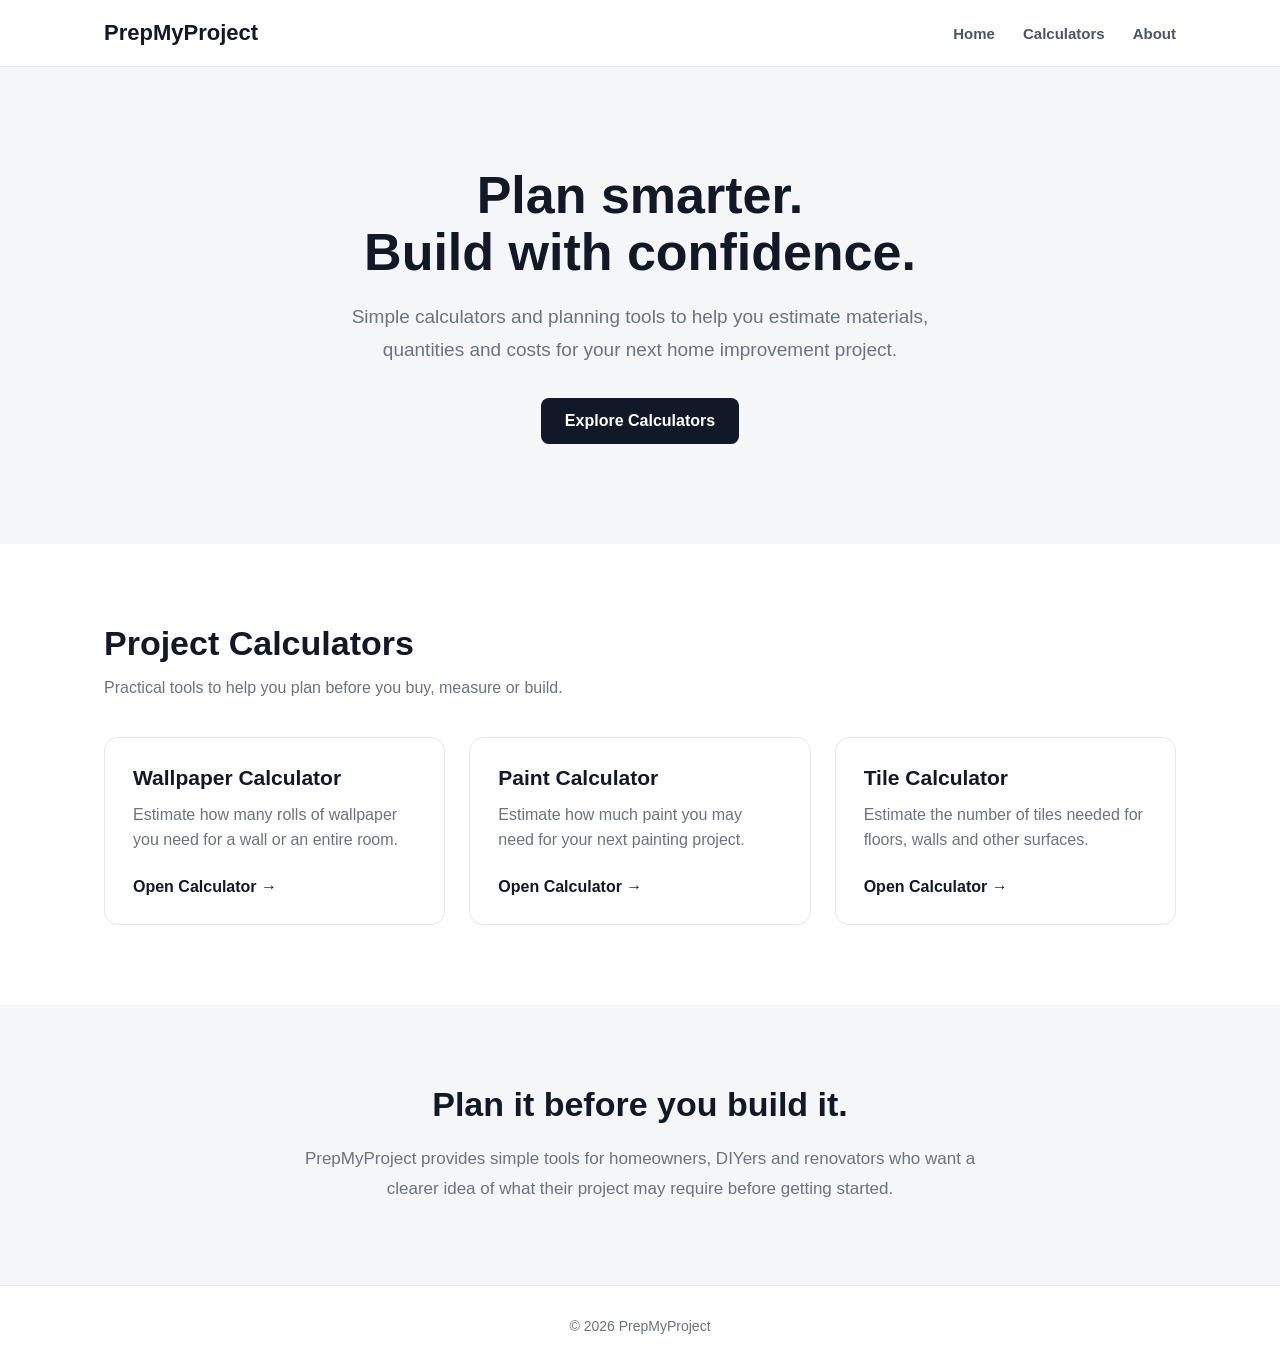
<file: index.html>
<!DOCTYPE html>
<html lang="en">

<head>
    <meta charset="UTF-8">

    <meta
        name="viewport"
        content="width=device-width, initial-scale=1.0"
    >

    <title>PrepMyProject | Simple Tools for Smarter Home Projects</title>

    <meta
        name="description"
        content="Plan your next home improvement project with simple calculators and planning tools from PrepMyProject."
    >

    <meta name="robots" content="index, follow">

    <link rel="canonical" href="https://prepmyproject.com/">

    <meta property="og:type" content="website">

    <meta property="og:title" content="PrepMyProject | Simple Tools for Smarter Home Projects">

    <meta
    property="og:description"
    content="Plan your next home improvement project with simple calculators and planning tools."
>

<meta property="og:url" content="https://prepmyproject.com/">

    <style>
        * {
            box-sizing: border-box;
        }

        body {
            margin: 0;
            font-family: Arial, sans-serif;
            color: #1f2937;
            background: #ffffff;
        }

        a {
            color: inherit;
            text-decoration: none;
        }

        /* Header */

        .site-header {
            border-bottom: 1px solid #e5e7eb;
            background: #ffffff;
        }

        .nav {
            max-width: 1120px;
            margin: 0 auto;
            padding: 20px 24px;
            display: flex;
            align-items: center;
            justify-content: space-between;
        }

        .logo {
            font-size: 22px;
            font-weight: 700;
            color: #111827;
        }

        .nav-links {
            display: flex;
            gap: 28px;
            font-size: 15px;
            font-weight: 600;
            color: #4b5563;
        }

        .nav-links a:hover {
            color: #111827;
        }

        /* Hero */

        .hero {
            background: #f4f6f8;
            padding: 100px 24px;
            text-align: center;
        }

        .hero-content {
            max-width: 760px;
            margin: 0 auto;
        }

        .hero h1 {
            margin: 0 0 20px;
            font-size: 52px;
            line-height: 1.1;
            color: #111827;
        }

        .hero p {
            max-width: 620px;
            margin: 0 auto 32px;
            font-size: 19px;
            line-height: 1.7;
            color: #6b7280;
        }

        .primary-button {
            display: inline-block;
            padding: 14px 24px;
            border-radius: 8px;
            background: #111827;
            color: #ffffff;
            font-weight: 700;
        }

        .primary-button:hover {
            background: #374151;
        }

        /* Calculators */

        .section {
            max-width: 1120px;
            margin: 0 auto;
            padding: 80px 24px;
        }

        .section-heading {
            margin-bottom: 36px;
        }

        .section-heading h2 {
            margin: 0 0 12px;
            font-size: 34px;
            color: #111827;
        }

        .section-heading p {
            margin: 0;
            color: #6b7280;
            line-height: 1.6;
        }

        .calculator-grid {
            display: grid;
            grid-template-columns: repeat(3, 1fr);
            gap: 24px;
        }

        .tool-card {
            padding: 28px;
            border: 1px solid #e5e7eb;
            border-radius: 14px;
            background: #ffffff;
        }

        .tool-card h3 {
            margin: 0 0 12px;
            font-size: 21px;
            color: #111827;
        }

        .tool-card p {
            min-height: 52px;
            margin: 0 0 24px;
            line-height: 1.6;
            color: #6b7280;
        }

        .tool-link {
            font-weight: 700;
            color: #111827;
        }

        .tool-link:hover {
            text-decoration: underline;
        }

        .coming-soon {
            font-size: 14px;
            font-weight: 700;
            color: #9ca3af;
        }

        /* About */

        .about {
            background: #f4f6f8;
        }

        .about-content {
            max-width: 760px;
            margin: 0 auto;
            padding: 80px 24px;
            text-align: center;
        }

        .about-content h2 {
            margin: 0 0 20px;
            font-size: 34px;
            color: #111827;
        }

        .about-content p {
            margin: 0;
            font-size: 17px;
            line-height: 1.8;
            color: #6b7280;
        }

        /* Footer */

        footer {
            padding: 32px 24px;
            border-top: 1px solid #e5e7eb;
            text-align: center;
            font-size: 14px;
            color: #6b7280;
        }

        /* Mobile */

        @media (max-width: 760px) {

            .nav {
                padding: 18px 20px;
            }

            .nav-links {
                gap: 16px;
                font-size: 14px;
            }

            .hero {
                padding: 72px 20px;
            }

            .hero h1 {
                font-size: 40px;
            }

            .hero p {
                font-size: 17px;
            }

            .section {
                padding: 60px 20px;
            }

            .calculator-grid {
                grid-template-columns: 1fr;
            }
        }
    </style>
</head>

<body>

    <header class="site-header">
        <nav class="nav">

            <a class="logo" href="/">
                PrepMyProject
            </a>

            <div class="nav-links">
                <a href="/">Home</a>
                <a href="#calculators">Calculators</a>
                <a href="#about">About</a>
            </div>

        </nav>
    </header>


    <main>

        <section class="hero">

            <div class="hero-content">

                <h1>
                    Plan smarter.<br>
                    Build with confidence.
                </h1>

                <p>
                    Simple calculators and planning tools to help you
                    estimate materials, quantities and costs for your
                    next home improvement project.
                </p>

                <a class="primary-button" href="#calculators">
                    Explore Calculators
                </a>

            </div>

        </section>


        <section class="section" id="calculators">

            <div class="section-heading">

                <h2>Project Calculators</h2>

                <p>
                    Practical tools to help you plan before you buy,
                    measure or build.
                </p>

            </div>


            <div class="calculator-grid">

                <article class="tool-card">

                    <h3>Wallpaper Calculator</h3>

                    <p>
                        Estimate how many rolls of wallpaper you need
                        for a wall or an entire room.
                    </p>

                    <a
                        class="tool-link"
                        href="./wallpaper-calculator/index.html"
                    >
                        Open Calculator →
                    </a>

                </article>


                <article class="tool-card">

    <h3>Paint Calculator</h3>

    <p>
        Estimate how much paint you may need for your
        next painting project.
    </p>

    <a class="tool-link" href="/paint-calculator/">
        Open Calculator →
    </a>

</article>


                <article class="tool-card">

                    <h3>Tile Calculator</h3>

                    <p>
                        Estimate the number of tiles needed for floors,
                        walls and other surfaces.
                    </p>

                    <a class="tool-link" href="/tile-calculator/">
                        Open Calculator →
                    </a>

                </article>

            </div>

        </section>


        <section class="about" id="about">

            <div class="about-content">

                <h2>Plan it before you build it.</h2>

                <p>
                    PrepMyProject provides simple tools for homeowners,
                    DIYers and renovators who want a clearer idea of
                    what their project may require before getting
                    started.
                </p>

            </div>

        </section>

    </main>


    <footer>
        © 2026 PrepMyProject
    </footer>

</body>

</html>
</file>
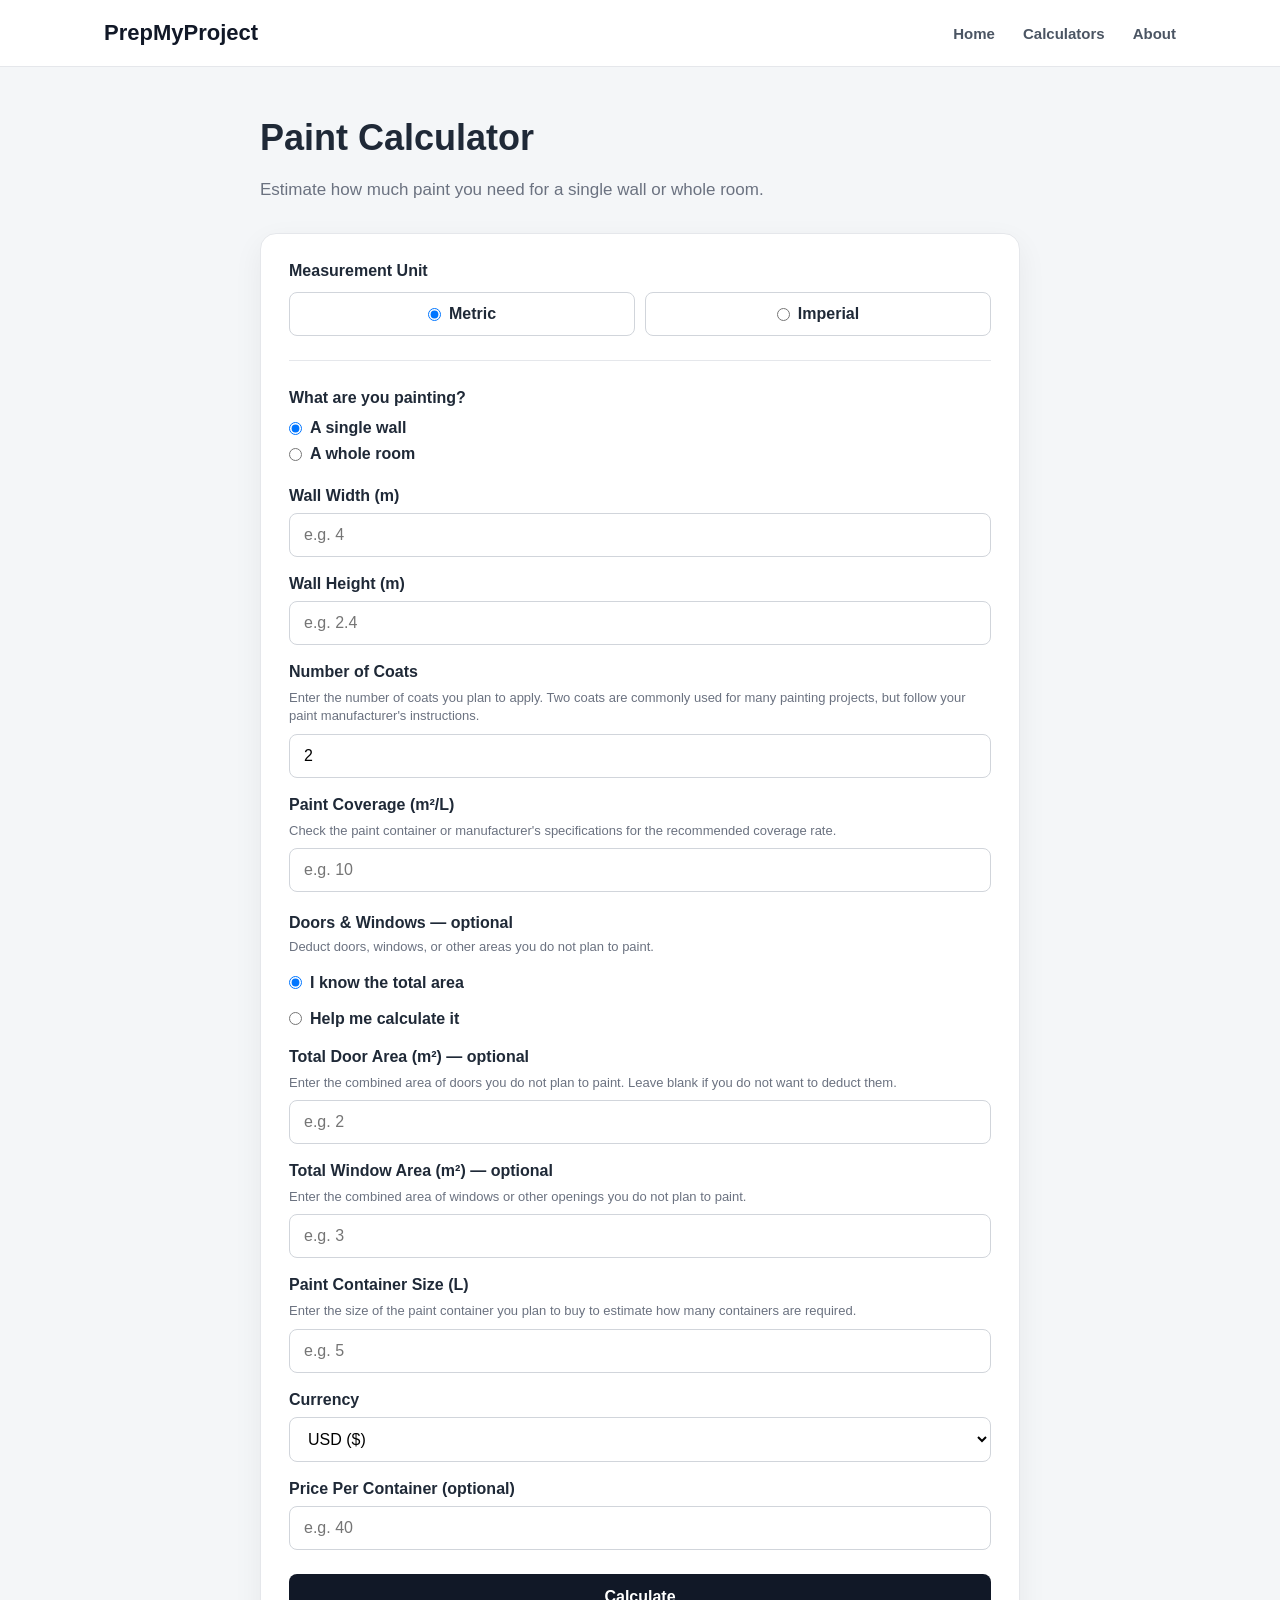
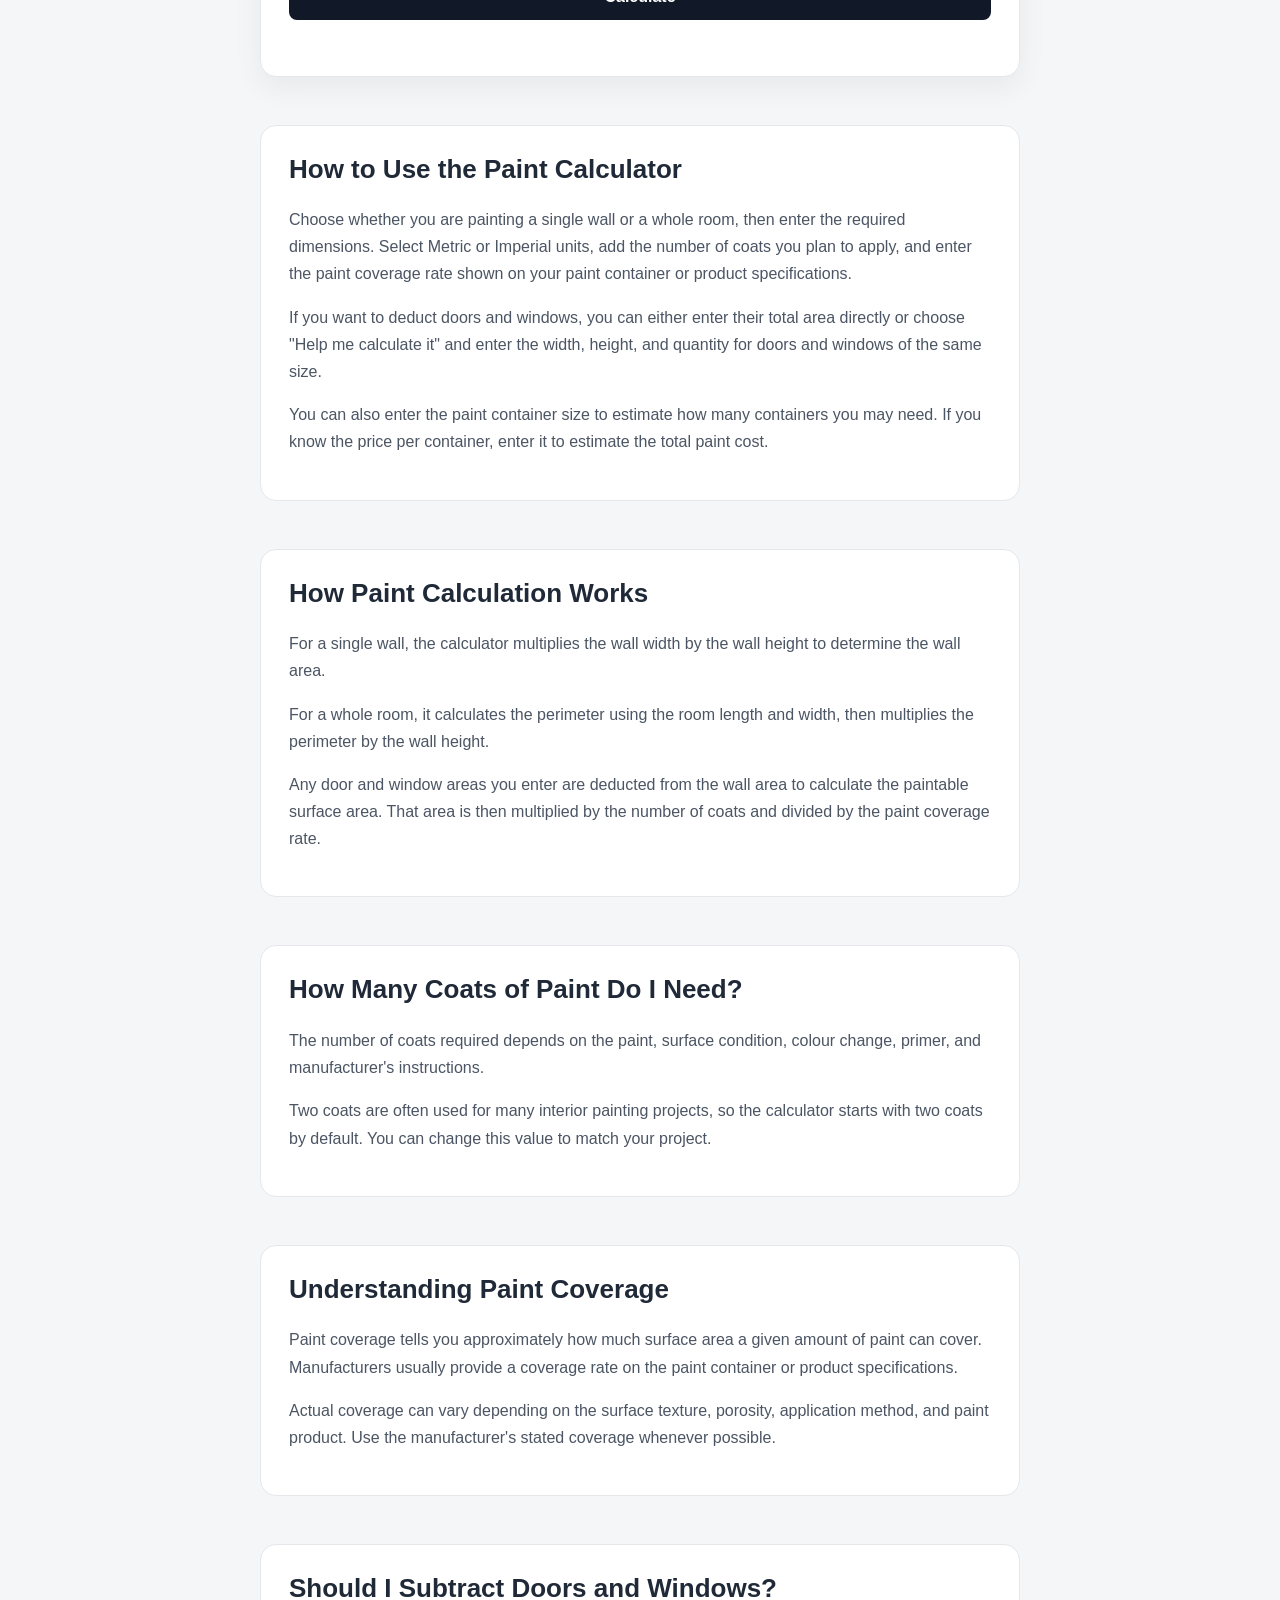
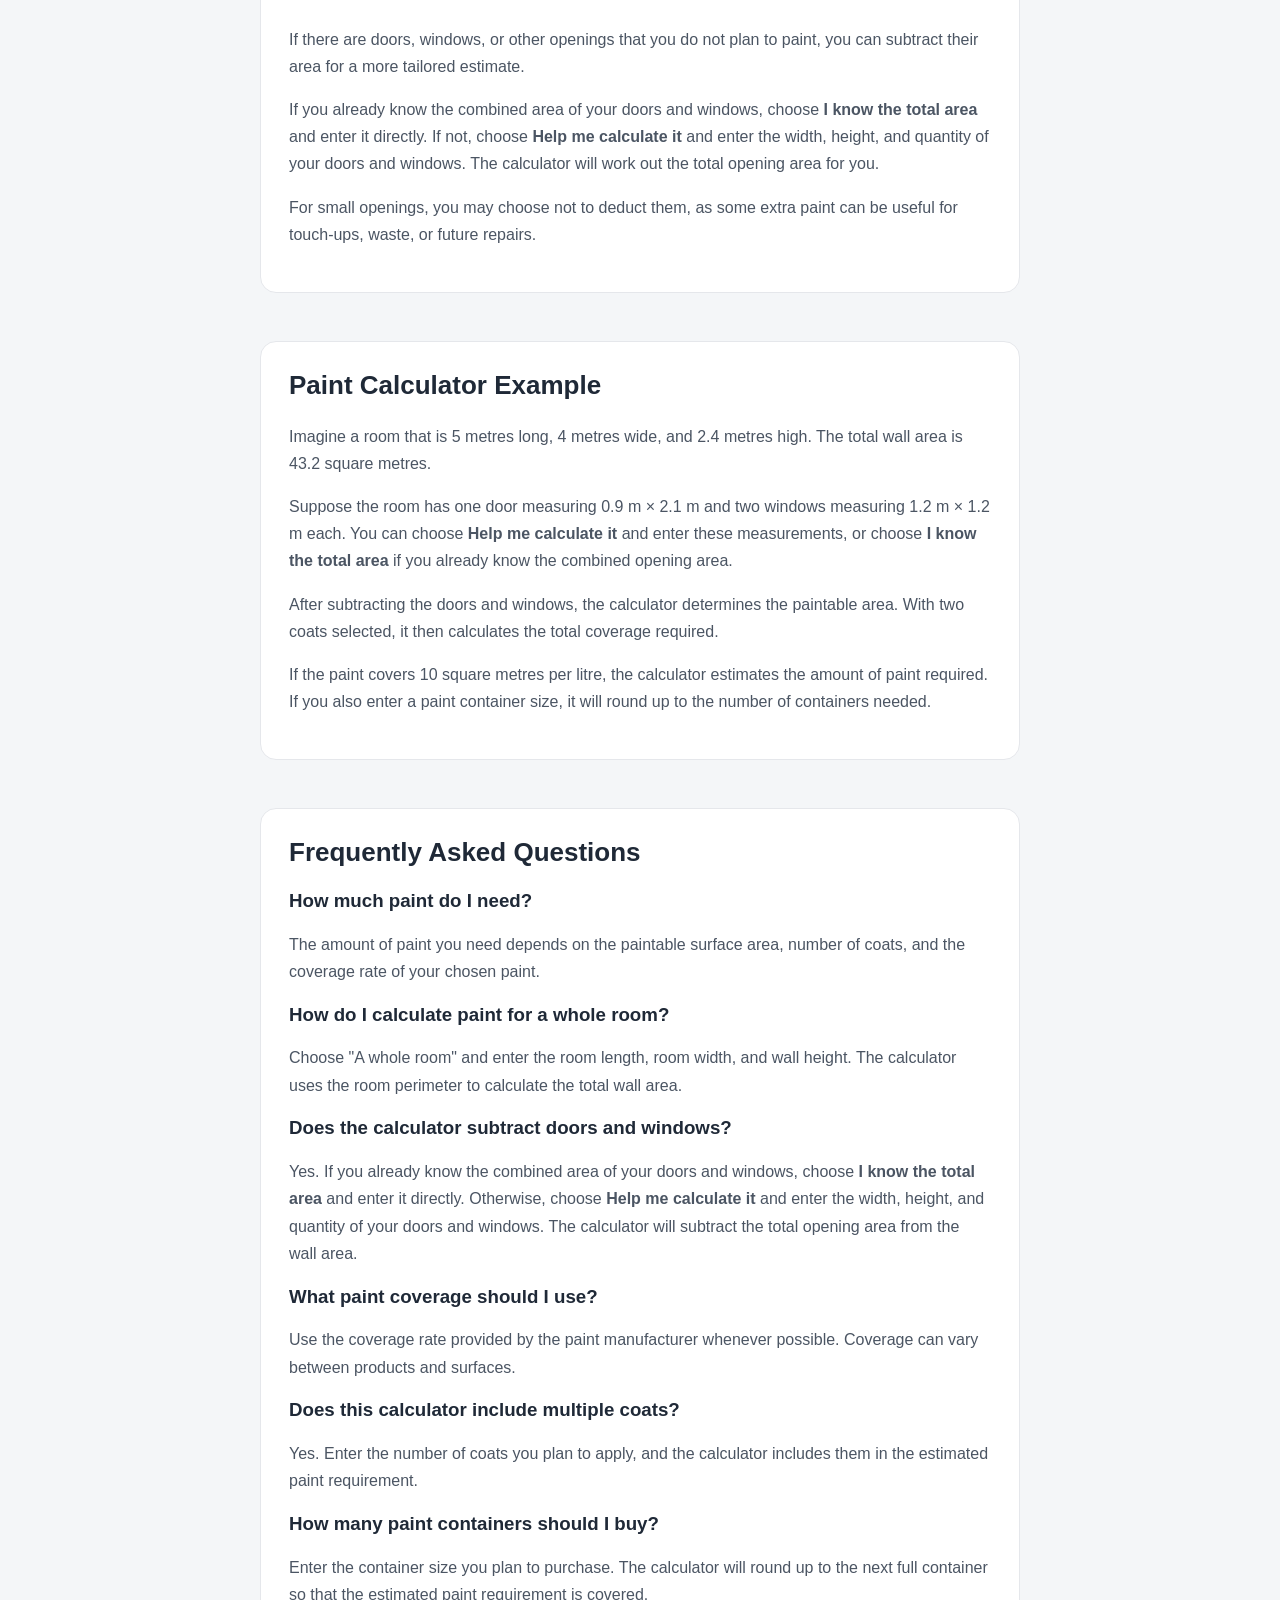
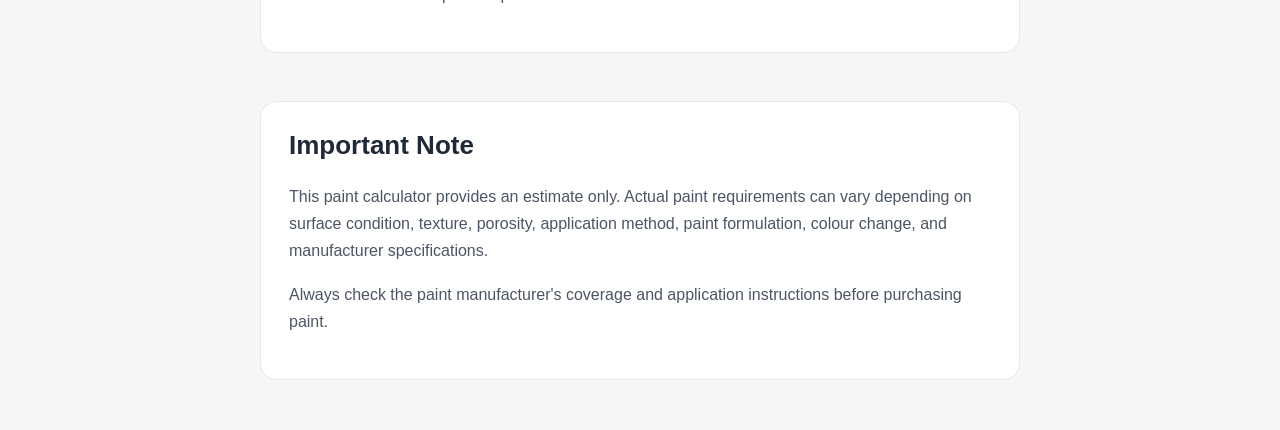
<file: paint-calculator/index.html>
<!DOCTYPE html>
<html lang="en">

<head>

    <meta charset="UTF-8">

    <meta
        name="viewport"
        content="width=device-width, initial-scale=1.0"
    >

    <title>Paint Calculator | Calculate How Much Paint You Need</title>

    <meta
        name="description"
        content="Free paint calculator to estimate how much paint you need for a single wall or whole room. Calculate wall area, paintable area, coats, coverage, and paint required."
    >

    <meta name="robots" content="index, follow">

    <link rel="canonical" href="https://prepmyproject.com/paint-calculator/">

    <meta property="og:url" content="https://prepmyproject.com/paint-calculator/">

    <meta property="og:type" content="website">

    <meta
        property="og:title"
        content="Paint Calculator | Calculate How Much Paint You Need"
    >

    <meta
        property="og:description"
        content="Estimate how much paint you need for a single wall or whole room using wall dimensions, number of coats, and paint coverage."
    >

    <link rel="stylesheet" href="style.css">

</head>

<body>

<header class="site-header">
    <nav class="nav">

        <a class="logo" href="/">
            PrepMyProject
        </a>

        <div class="nav-links">
            <a href="/">Home</a>
            <a href="/#calculators">Calculators</a>
            <a href="/#about">About</a>
        </div>

    </nav>
</header>

<main>

    <h2>Paint Calculator</h2>

    <p>
        Estimate how much paint you need for a single wall or whole room.
    </p>

    <div class="calculator">

        <div class="unit-selector">

            <p class="section-label">Measurement Unit</p>

            <div class="unit-buttons">

                <label>
                    <input
                        type="radio"
                        name="unitSystem"
                        value="metric"
                        checked
                    >
                    Metric
                </label>

                <label>
                    <input
                        type="radio"
                        name="unitSystem"
                        value="imperial"
                    >
                    Imperial
                </label>

            </div>

        </div>

        <div class="project-type">

            <p class="section-label">What are you painting?</p>

            <label>
                <input
                    type="radio"
                    name="projectType"
                    value="wall"
                    checked
                >
                A single wall
            </label>

            <label>
                <input
                    type="radio"
                    name="projectType"
                    value="room"
                >
                A whole room
            </label>

        </div>

        <div id="singleWallInputs">

            <label for="wallWidth" id="wallWidthLabel">
                Wall Width (m)
            </label>

            <input
                type="number"
                id="wallWidth"
                placeholder="e.g. 4"
                min="0"
                step="any"
            >

        </div>

        <div id="wholeRoomInputs" style="display: none;">

            <label for="roomLength" id="roomLengthLabel">
                Room Length (m)
            </label>

            <input
                type="number"
                id="roomLength"
                placeholder="e.g. 5"
                min="0"
                step="any"
            >

            <label for="roomWidth" id="roomWidthLabel">
                Room Width (m)
            </label>

            <input
                type="number"
                id="roomWidth"
                placeholder="e.g. 4"
                min="0"
                step="any"
            >

        </div>

        <label for="wallHeight" id="wallHeightLabel">
            Wall Height (m)
        </label>

        <input
            type="number"
            id="wallHeight"
            placeholder="e.g. 2.4"
            min="0"
            step="any"
        >

        <label for="coats">
            Number of Coats
        </label>

        <p class="helper-text">
            Enter the number of coats you plan to apply. Two coats are commonly used for many painting projects, but follow your paint manufacturer's instructions.
        </p>

        <input
            type="number"
            id="coats"
            value="2"
            min="1"
            step="1"
        >

        <label for="coverage" id="coverageLabel">
            Paint Coverage (m²/L)
        </label>

        <p class="helper-text">
            Check the paint container or manufacturer's specifications for the recommended coverage rate.
        </p>

        <input
            type="number"
            id="coverage"
            placeholder="e.g. 10"
            min="0"
            step="any"
        >
        <div class="opening-method">
    <p class="input-title">Doors & Windows — optional</p>

    <p class="helper-text">
        Deduct doors, windows, or other areas you do not plan to paint.
    </p>

    <label>
        <input
            type="radio"
            name="openingMethod"
            value="total"
            checked
        >
        I know the total area
    </label>

    <label>
        <input
            type="radio"
            name="openingMethod"
            value="calculate"
        >
        Help me calculate it
    </label>
</div>
        <div id="totalAreaInputs">

    <label for="doorArea" id="doorAreaLabel">
        Total Door Area (m²) — optional
    </label>

    <p class="helper-text">
        Enter the combined area of doors you do not plan to paint. Leave blank if you do not want to deduct them.
    </p>

    <input
        type="number"
        id="doorArea"
        placeholder="e.g. 2"
        min="0"
        step="any"
    >

    <label for="windowArea" id="windowAreaLabel">
        Total Window Area (m²) — optional
    </label>

    <p class="helper-text">
        Enter the combined area of windows or other openings you do not plan to paint.
    </p>

    <input
        type="number"
        id="windowArea"
        placeholder="e.g. 3"
        min="0"
        step="any"
    >

</div>


<div id="openingCalculatorInputs" style="display: none;">

    <p class="opening-section-title">Door Measurements</p>

    <p class="helper-text">
    Enter the dimensions for doors of the same size.
    </p>

    <label for="doorWidth" id="doorWidthLabel">
        Door Width (m)
    </label>

    <input
        type="number"
        id="doorWidth"
        placeholder="e.g. 0.9"
        min="0"
        step="any"
    >

    <label for="doorHeight" id="doorHeightLabel">
        Door Height (m)
    </label>

    <input
        type="number"
        id="doorHeight"
        placeholder="e.g. 2.1"
        min="0"
        step="any"
    >

    <label for="doorQuantity">
        Number of Doors
    </label>

    <input
        type="number"
        id="doorQuantity"
        value="1"
        min="0"
        step="1"
    >


    <p class="opening-section-title">Window Measurements</p>

    <p class="helper-text">
    Enter the dimensions for windows of the same size.
    </p>

    <label for="windowWidth" id="windowWidthLabel">
        Window Width (m)
    </label>

    <input
        type="number"
        id="windowWidth"
        placeholder="e.g. 1.2"
        min="0"
        step="any"
    >

    <label for="windowHeight" id="windowHeightLabel">
        Window Height (m)
    </label>

    <input
        type="number"
        id="windowHeight"
        placeholder="e.g. 1.2"
        min="0"
        step="any"
    >

    <label for="windowQuantity">
        Number of Windows
    </label>

    <input
        type="number"
        id="windowQuantity"
        value="1"
        min="0"
        step="1"
    >

</div>
        <label for="containerSize" id="containerSizeLabel">
            Paint Container Size (L)
        </label>

        <p class="helper-text">
            Enter the size of the paint container you plan to buy to estimate how many containers are required.
        </p>

        <input
            type="number"
            id="containerSize"
            placeholder="e.g. 5"
            min="0"
            step="any"
        >

        <label for="currency">
            Currency
        </label>

        <select id="currency">
            <option value="USD">USD ($)</option>
            <option value="GBP">GBP (£)</option>
            <option value="EUR">EUR (€)</option>
            <option value="CAD">CAD (C$)</option>
            <option value="AUD">AUD (A$)</option>
            <option value="NZD">NZD (NZ$)</option>
            <option value="SGD">SGD (S$)</option>
            <option value="MYR">MYR (RM)</option>
        </select>

        <label for="pricePerContainer">
            Price Per Container (optional)
        </label>

        <input
            type="number"
            id="pricePerContainer"
            placeholder="e.g. 40"
            min="0"
            step="any"
        >

        <button id="calculateButton">
            Calculate
        </button>

        <div id="result"></div>

    </div>


    <section class="content-section">

    <h2>How to Use the Paint Calculator</h2>

    <p>
        Choose whether you are painting a single wall or a whole room, then enter the required dimensions.
        Select Metric or Imperial units, add the number of coats you plan to apply, and enter the paint coverage rate shown on your paint container or product specifications.
    </p>

    <p>
        If you want to deduct doors and windows, you can either enter their total area directly or choose "Help me calculate it" and enter the width, height, and quantity for doors and windows of the same size.
    </p>

    <p>
        You can also enter the paint container size to estimate how many containers you may need.
        If you know the price per container, enter it to estimate the total paint cost.
    </p>

    </section>


    <section class="content-section">

        <h2>How Paint Calculation Works</h2>

        <p>
            For a single wall, the calculator multiplies the wall width by the wall height to determine the wall area.
        </p>

        <p>
            For a whole room, it calculates the perimeter using the room length and width, then multiplies the perimeter by the wall height.
        </p>

        <p>
            Any door and window areas you enter are deducted from the wall area to calculate the paintable surface area.
            That area is then multiplied by the number of coats and divided by the paint coverage rate.
        </p>

    </section>


    <section class="content-section">

        <h2>How Many Coats of Paint Do I Need?</h2>

        <p>
            The number of coats required depends on the paint, surface condition, colour change, primer, and manufacturer's instructions.
        </p>

        <p>
            Two coats are often used for many interior painting projects, so the calculator starts with two coats by default.
            You can change this value to match your project.
        </p>

    </section>


    <section class="content-section">

        <h2>Understanding Paint Coverage</h2>

        <p>
            Paint coverage tells you approximately how much surface area a given amount of paint can cover.
            Manufacturers usually provide a coverage rate on the paint container or product specifications.
        </p>

        <p>
            Actual coverage can vary depending on the surface texture, porosity, application method, and paint product.
            Use the manufacturer's stated coverage whenever possible.
        </p>

    </section>


    <section class="content-section">

    <h2>Should I Subtract Doors and Windows?</h2>

    <p>
        If there are doors, windows, or other openings that you do not plan to paint,
        you can subtract their area for a more tailored estimate.
    </p>

    <p>
        If you already know the combined area of your doors and windows, choose
        <strong>I know the total area</strong> and enter it directly.
        If not, choose <strong>Help me calculate it</strong> and enter the width,
        height, and quantity of your doors and windows. The calculator will work
        out the total opening area for you.
    </p>

    <p>
        For small openings, you may choose not to deduct them, as some extra paint
        can be useful for touch-ups, waste, or future repairs.
    </p>

    </section>

   <section class="content-section">

    <h2>Paint Calculator Example</h2>

    <p>
        Imagine a room that is 5 metres long, 4 metres wide, and 2.4 metres high.
        The total wall area is 43.2 square metres.
    </p>

    <p>
        Suppose the room has one door measuring 0.9 m × 2.1 m and two windows
        measuring 1.2 m × 1.2 m each. You can choose <strong>Help me calculate it</strong>
        and enter these measurements, or choose <strong>I know the total area</strong>
        if you already know the combined opening area.
    </p>

    <p>
        After subtracting the doors and windows, the calculator determines the
        paintable area. With two coats selected, it then calculates the total
        coverage required.
    </p>

    <p>
        If the paint covers 10 square metres per litre, the calculator estimates
        the amount of paint required. If you also enter a paint container size,
        it will round up to the number of containers needed.
    </p>

    </section>


    <section class="content-section">

        <h2>Frequently Asked Questions</h2>

        <h3>How much paint do I need?</h3>

        <p>
            The amount of paint you need depends on the paintable surface area, number of coats, and the coverage rate of your chosen paint.
        </p>


        <h3>How do I calculate paint for a whole room?</h3>

        <p>
            Choose "A whole room" and enter the room length, room width, and wall height.
            The calculator uses the room perimeter to calculate the total wall area.
        </p>


      <h3>Does the calculator subtract doors and windows?</h3>

       <p>
          Yes. If you already know the combined area of your doors and windows,
          choose <strong>I know the total area</strong> and enter it directly.
          Otherwise, choose <strong>Help me calculate it</strong> and enter the
          width, height, and quantity of your doors and windows. The calculator
          will subtract the total opening area from the wall area.
       </p>


        <h3>What paint coverage should I use?</h3>

        <p>
            Use the coverage rate provided by the paint manufacturer whenever possible.
            Coverage can vary between products and surfaces.
        </p>


        <h3>Does this calculator include multiple coats?</h3>

        <p>
            Yes. Enter the number of coats you plan to apply, and the calculator includes them in the estimated paint requirement.
        </p>


        <h3>How many paint containers should I buy?</h3>

        <p>
            Enter the container size you plan to purchase. The calculator will round up to the next full container so that the estimated paint requirement is covered.
        </p>

    </section>


    <section class="content-section">

        <h2>Important Note</h2>

        <p>
            This paint calculator provides an estimate only. Actual paint requirements can vary depending on surface condition, texture, porosity, application method, paint formulation, colour change, and manufacturer specifications.
        </p>

        <p>
            Always check the paint manufacturer's coverage and application instructions before purchasing paint.
        </p>

    </section>

</main>

<script src="script.js"></script>

</body>

</html>
</file>
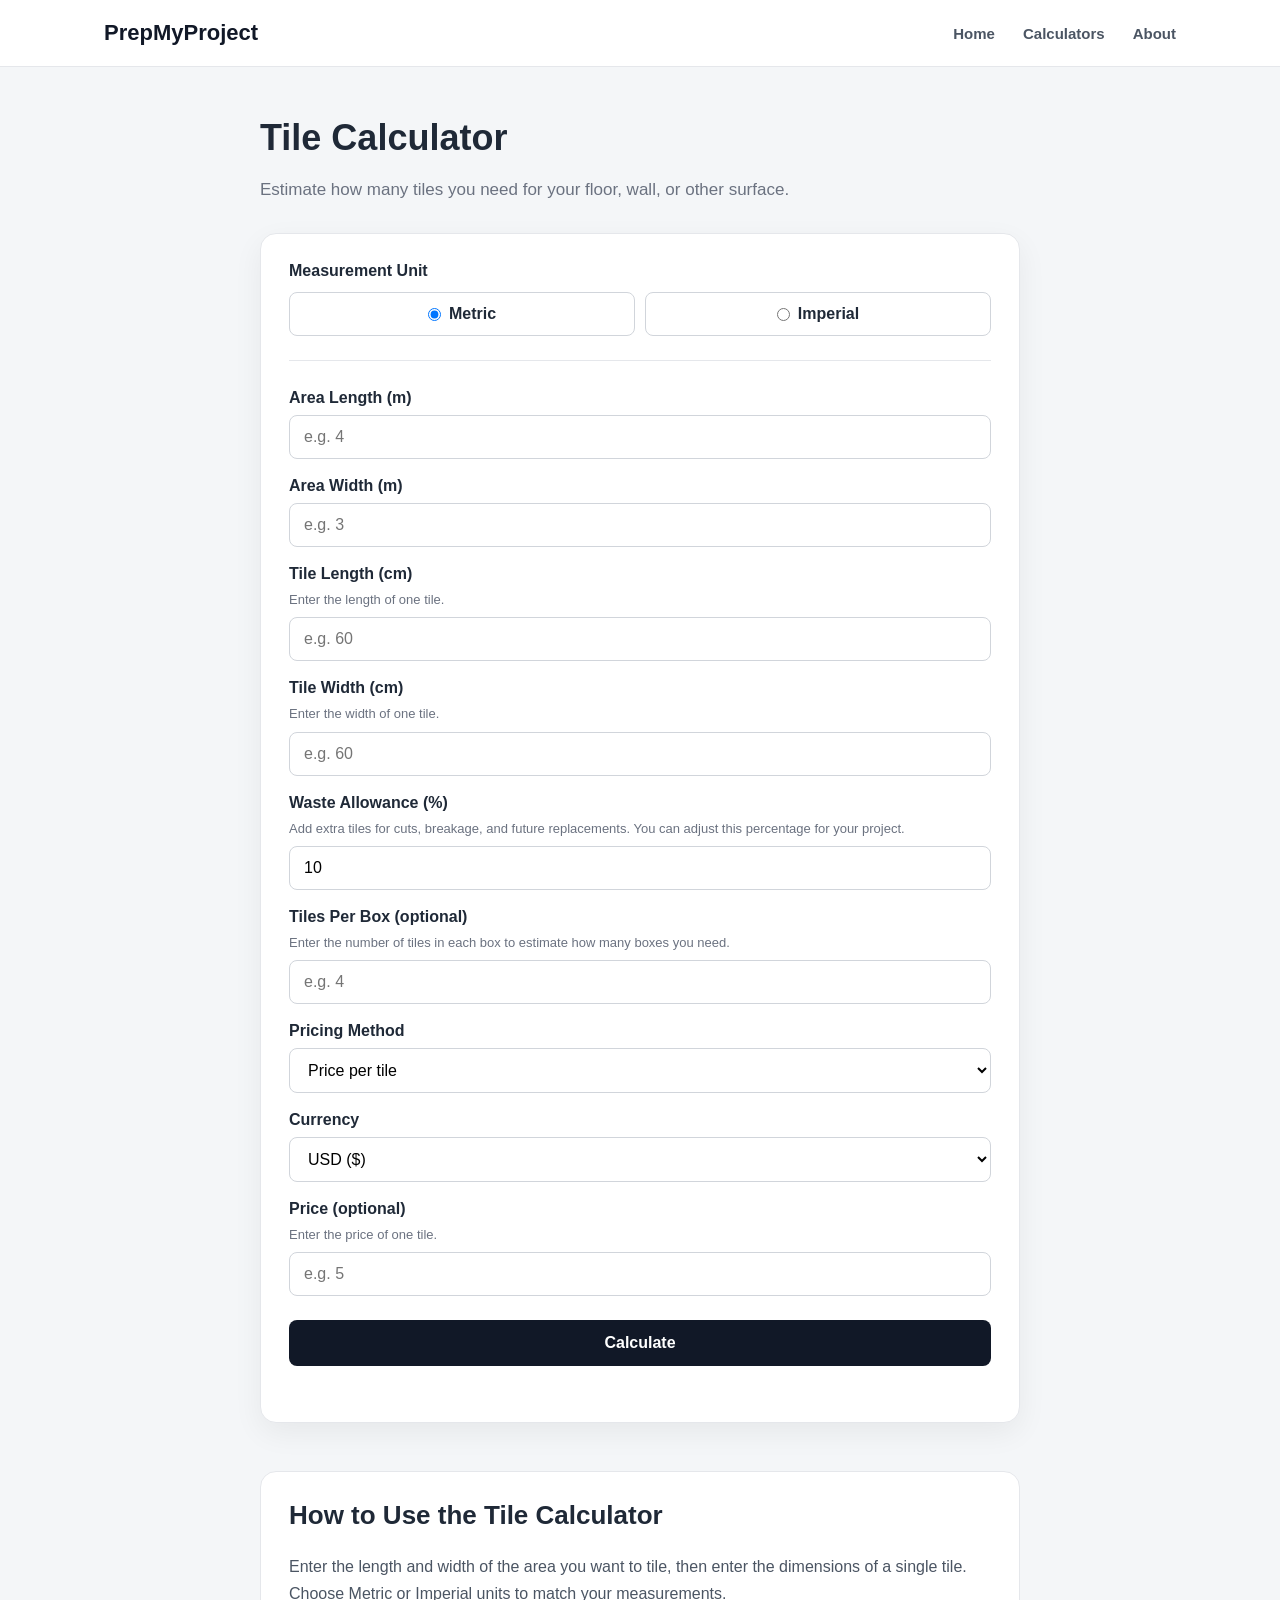
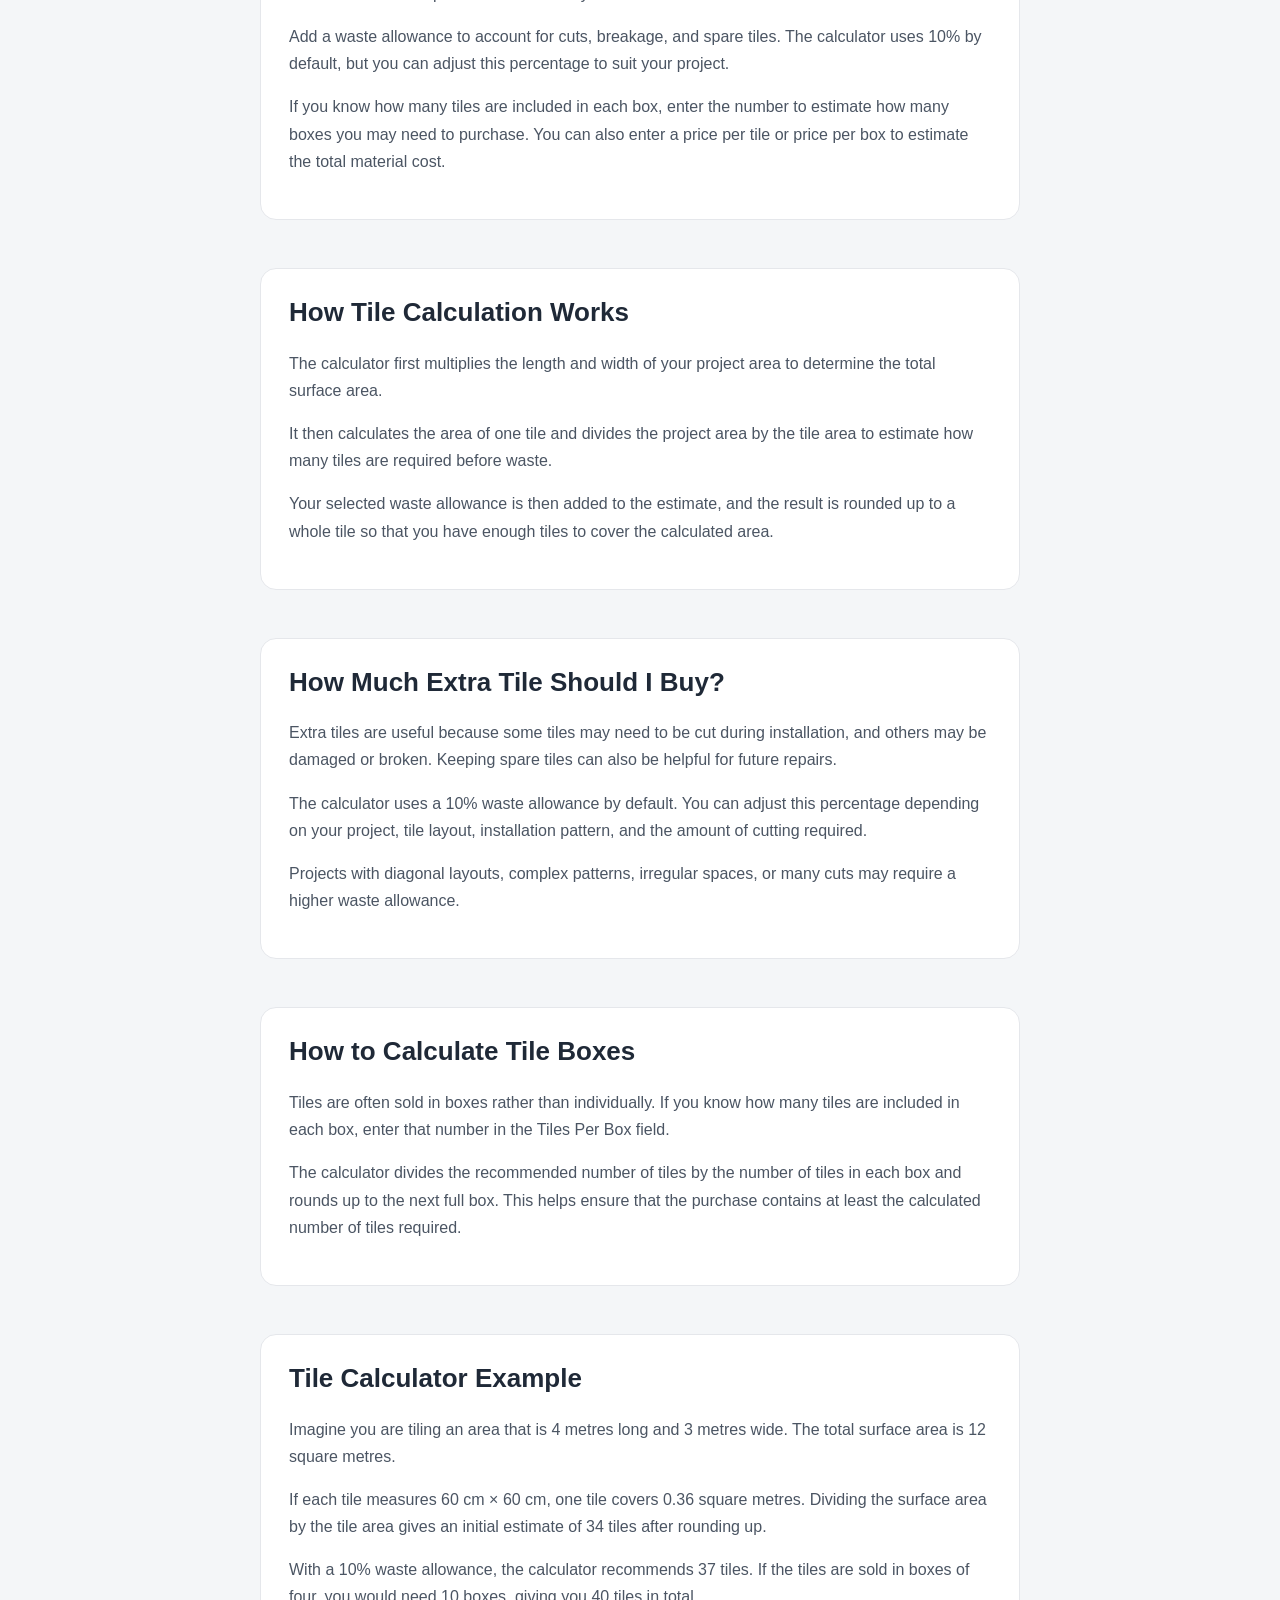
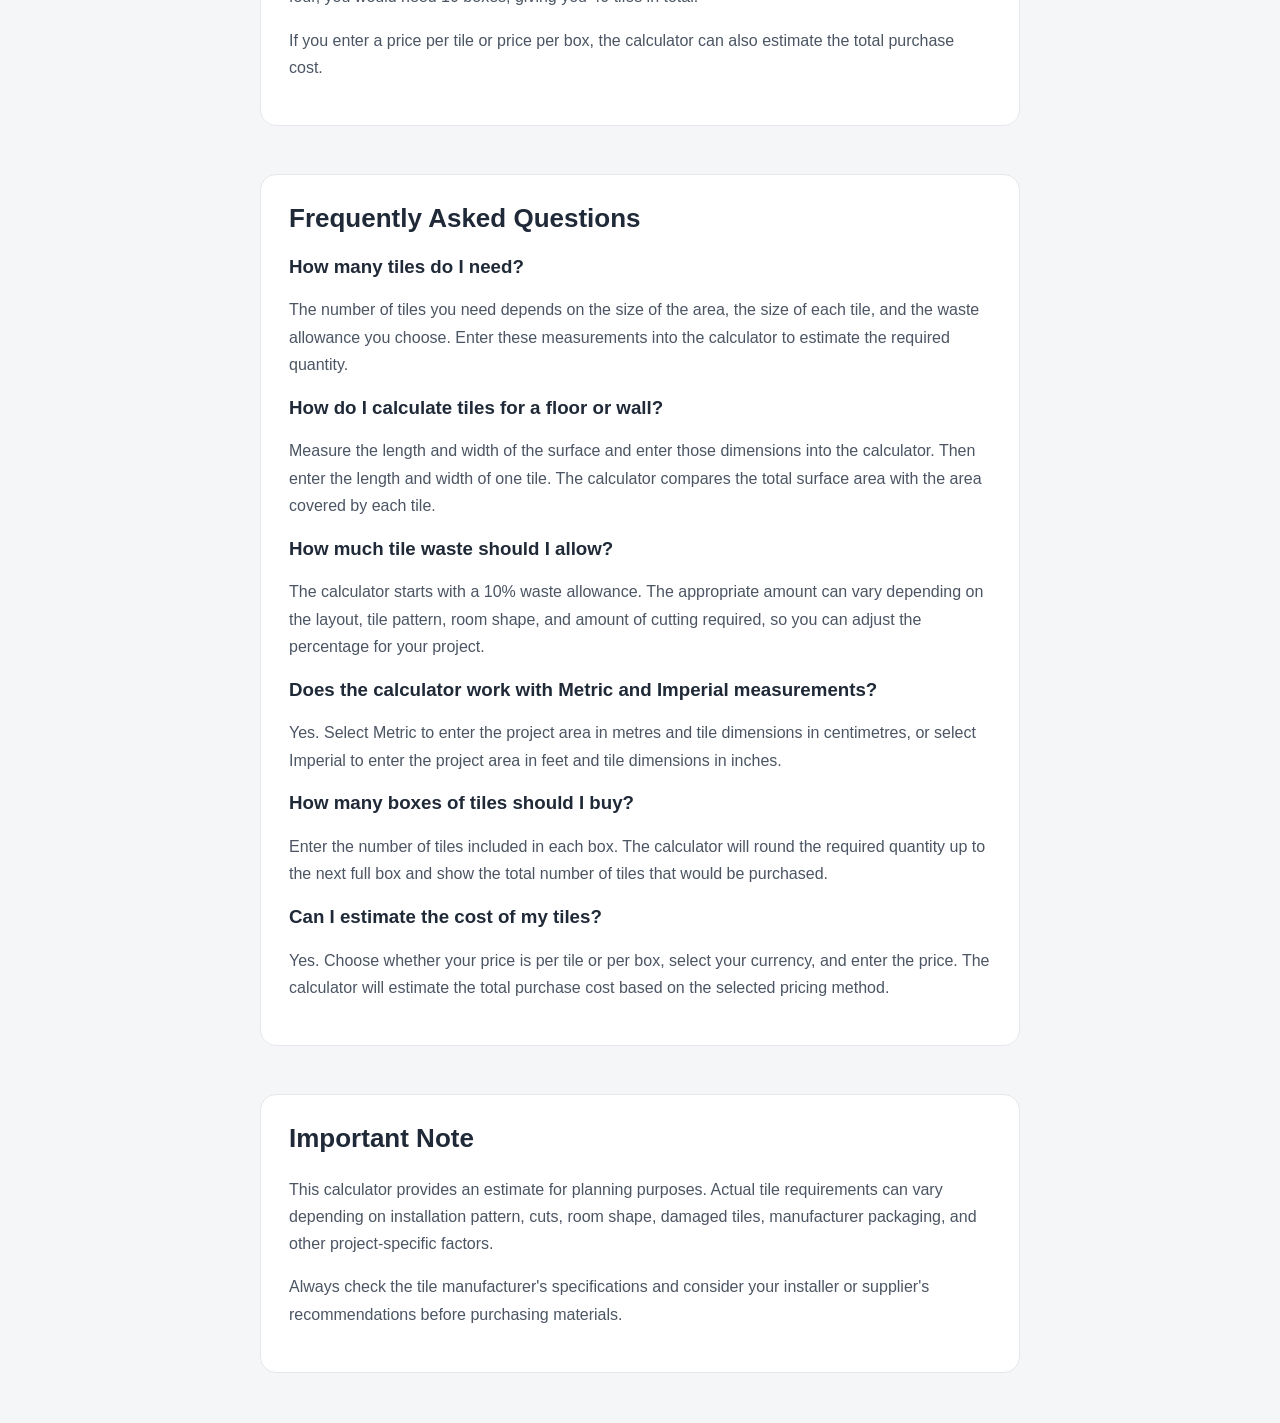
<file: tile-calculator/index.html>
<!DOCTYPE html>
<html lang="en">

<head>

    <meta charset="UTF-8">

    <meta
        name="viewport"
        content="width=device-width, initial-scale=1.0"
    >

  <title>Tile Calculator | Calculate How Many Tiles You Need</title>

<meta
    name="description"
    content="Free tile calculator to estimate how many tiles you need for floors, walls and other surfaces, including a waste allowance."
>

<meta name="robots" content="index, follow">

<link rel="canonical" href="https://prepmyproject.com/tile-calculator/">

<meta property="og:url" content="https://prepmyproject.com/tile-calculator/">

<meta property="og:type" content="website">

<meta
    property="og:title"
    content="Tile Calculator | Calculate How Many Tiles You Need"
>

<meta
    property="og:description"
    content="Estimate how many tiles you need for your project using surface dimensions, tile size and waste allowance."
>

    <link rel="stylesheet" href="style.css">

</head>

<body>

<header class="site-header">
    <nav class="nav">

        <a class="logo" href="/">
            PrepMyProject
        </a>

        <div class="nav-links">
            <a href="/">Home</a>
            <a href="/#calculators">Calculators</a>
            <a href="/#about">About</a>
        </div>

    </nav>
</header>

<main>
<h2>Tile Calculator</h2>

<p>
    Estimate how many tiles you need for your floor, wall, or other surface.
</p>

<div class="calculator">

    <div class="unit-selector">

        <p class="section-label">Measurement Unit</p>

        <div class="unit-buttons">

            <label>
                <input
                    type="radio"
                    name="unitSystem"
                    value="metric"
                    checked
                >
                Metric
            </label>

            <label>
                <input
                    type="radio"
                    name="unitSystem"
                    value="imperial"
                >
                Imperial
            </label>

        </div>

    </div>


    <label for="areaLength" id="areaLengthLabel">
        Area Length (m)
    </label>

    <input
        type="number"
        id="areaLength"
        placeholder="e.g. 4"
        min="0"
        step="any"
    >


    <label for="areaWidth" id="areaWidthLabel">
        Area Width (m)
    </label>

    <input
        type="number"
        id="areaWidth"
        placeholder="e.g. 3"
        min="0"
        step="any"
    >


    <label for="tileLength" id="tileLengthLabel">
        Tile Length (cm)
    </label>

    <p class="helper-text">
        Enter the length of one tile.
    </p>

    <input
        type="number"
        id="tileLength"
        placeholder="e.g. 60"
        min="0"
        step="any"
    >


    <label for="tileWidth" id="tileWidthLabel">
        Tile Width (cm)
    </label>

    <p class="helper-text">
        Enter the width of one tile.
    </p>

    <input
        type="number"
        id="tileWidth"
        placeholder="e.g. 60"
        min="0"
        step="any"
    >


    <label for="wasteAllowance">
        Waste Allowance (%)
    </label>

    <p class="helper-text">
        Add extra tiles for cuts, breakage, and future replacements. You can adjust this percentage for your project.
    </p>

    <input
        type="number"
        id="wasteAllowance"
        value="10"
        min="0"
        step="any"
    >


    <label for="tilesPerBox">
        Tiles Per Box (optional)
    </label>

    <p class="helper-text">
        Enter the number of tiles in each box to estimate how many boxes you need.
    </p>

    <input
        type="number"
        id="tilesPerBox"
        placeholder="e.g. 4"
        min="1"
        step="1"
    >


    <label for="pricingMethod">
        Pricing Method
    </label>

    <select id="pricingMethod">
        <option value="tile">Price per tile</option>
        <option value="box">Price per box</option>
    </select>


    <label for="currency">
        Currency
    </label>

    <select id="currency">
        <option value="USD">USD ($)</option>
        <option value="GBP">GBP (£)</option>
        <option value="EUR">EUR (€)</option>
        <option value="CAD">CAD (C$)</option>
        <option value="AUD">AUD (A$)</option>
        <option value="NZD">NZD (NZ$)</option>
        <option value="SGD">SGD (S$)</option>
        <option value="MYR">MYR (RM)</option>
    </select>


    <label for="price">
        Price (optional)
    </label>

    <p class="helper-text" id="priceHelper">
        Enter the price of one tile.
    </p>

    <input
        type="number"
        id="price"
        placeholder="e.g. 5"
        min="0"
        step="any"
    >


    <button id="calculateButton">
        Calculate
    </button>

    <div id="result"></div>

</div>

<section class="content-section">

    <h2>How to Use the Tile Calculator</h2>

    <p>
        Enter the length and width of the area you want to tile, then enter the
        dimensions of a single tile. Choose Metric or Imperial units to match
        your measurements.
    </p>

    <p>
        Add a waste allowance to account for cuts, breakage, and spare tiles.
        The calculator uses 10% by default, but you can adjust this percentage
        to suit your project.
    </p>

    <p>
        If you know how many tiles are included in each box, enter the number
        to estimate how many boxes you may need to purchase. You can also enter
        a price per tile or price per box to estimate the total material cost.
    </p>

</section>


<section class="content-section">

    <h2>How Tile Calculation Works</h2>

    <p>
        The calculator first multiplies the length and width of your project
        area to determine the total surface area.
    </p>

    <p>
        It then calculates the area of one tile and divides the project area
        by the tile area to estimate how many tiles are required before waste.
    </p>

    <p>
        Your selected waste allowance is then added to the estimate, and the
        result is rounded up to a whole tile so that you have enough tiles to
        cover the calculated area.
    </p>

</section>


<section class="content-section">

    <h2>How Much Extra Tile Should I Buy?</h2>

    <p>
        Extra tiles are useful because some tiles may need to be cut during
        installation, and others may be damaged or broken. Keeping spare tiles
        can also be helpful for future repairs.
    </p>

    <p>
        The calculator uses a 10% waste allowance by default. You can adjust
        this percentage depending on your project, tile layout, installation
        pattern, and the amount of cutting required.
    </p>

    <p>
        Projects with diagonal layouts, complex patterns, irregular spaces, or
        many cuts may require a higher waste allowance.
    </p>

</section>


<section class="content-section">

    <h2>How to Calculate Tile Boxes</h2>

    <p>
        Tiles are often sold in boxes rather than individually. If you know
        how many tiles are included in each box, enter that number in the
        Tiles Per Box field.
    </p>

    <p>
        The calculator divides the recommended number of tiles by the number
        of tiles in each box and rounds up to the next full box. This helps
        ensure that the purchase contains at least the calculated number of
        tiles required.
    </p>

</section>


<section class="content-section">

    <h2>Tile Calculator Example</h2>

    <p>
        Imagine you are tiling an area that is 4 metres long and 3 metres wide.
        The total surface area is 12 square metres.
    </p>

    <p>
        If each tile measures 60 cm × 60 cm, one tile covers 0.36 square metres.
        Dividing the surface area by the tile area gives an initial estimate of
        34 tiles after rounding up.
    </p>

    <p>
        With a 10% waste allowance, the calculator recommends 37 tiles. If the
        tiles are sold in boxes of four, you would need 10 boxes, giving you
        40 tiles in total.
    </p>

    <p>
        If you enter a price per tile or price per box, the calculator can also
        estimate the total purchase cost.
    </p>

</section>


<section class="content-section">

    <h2>Frequently Asked Questions</h2>

    <h3>How many tiles do I need?</h3>

    <p>
        The number of tiles you need depends on the size of the area, the size
        of each tile, and the waste allowance you choose. Enter these
        measurements into the calculator to estimate the required quantity.
    </p>


    <h3>How do I calculate tiles for a floor or wall?</h3>

    <p>
        Measure the length and width of the surface and enter those dimensions
        into the calculator. Then enter the length and width of one tile. The
        calculator compares the total surface area with the area covered by
        each tile.
    </p>


    <h3>How much tile waste should I allow?</h3>

    <p>
        The calculator starts with a 10% waste allowance. The appropriate
        amount can vary depending on the layout, tile pattern, room shape, and
        amount of cutting required, so you can adjust the percentage for your
        project.
    </p>


    <h3>Does the calculator work with Metric and Imperial measurements?</h3>

    <p>
        Yes. Select Metric to enter the project area in metres and tile
        dimensions in centimetres, or select Imperial to enter the project
        area in feet and tile dimensions in inches.
    </p>


    <h3>How many boxes of tiles should I buy?</h3>

    <p>
        Enter the number of tiles included in each box. The calculator will
        round the required quantity up to the next full box and show the total
        number of tiles that would be purchased.
    </p>


    <h3>Can I estimate the cost of my tiles?</h3>

    <p>
        Yes. Choose whether your price is per tile or per box, select your
        currency, and enter the price. The calculator will estimate the total
        purchase cost based on the selected pricing method.
    </p>

</section>


<section class="content-section">

    <h2>Important Note</h2>

    <p>
        This calculator provides an estimate for planning purposes. Actual tile
        requirements can vary depending on installation pattern, cuts, room
        shape, damaged tiles, manufacturer packaging, and other project-specific
        factors.
    </p>

    <p>
        Always check the tile manufacturer's specifications and consider your
        installer or supplier's recommendations before purchasing materials.
    </p>

</section>

</main>

<script src="script.js"></script>

</body>

</html>
</file>
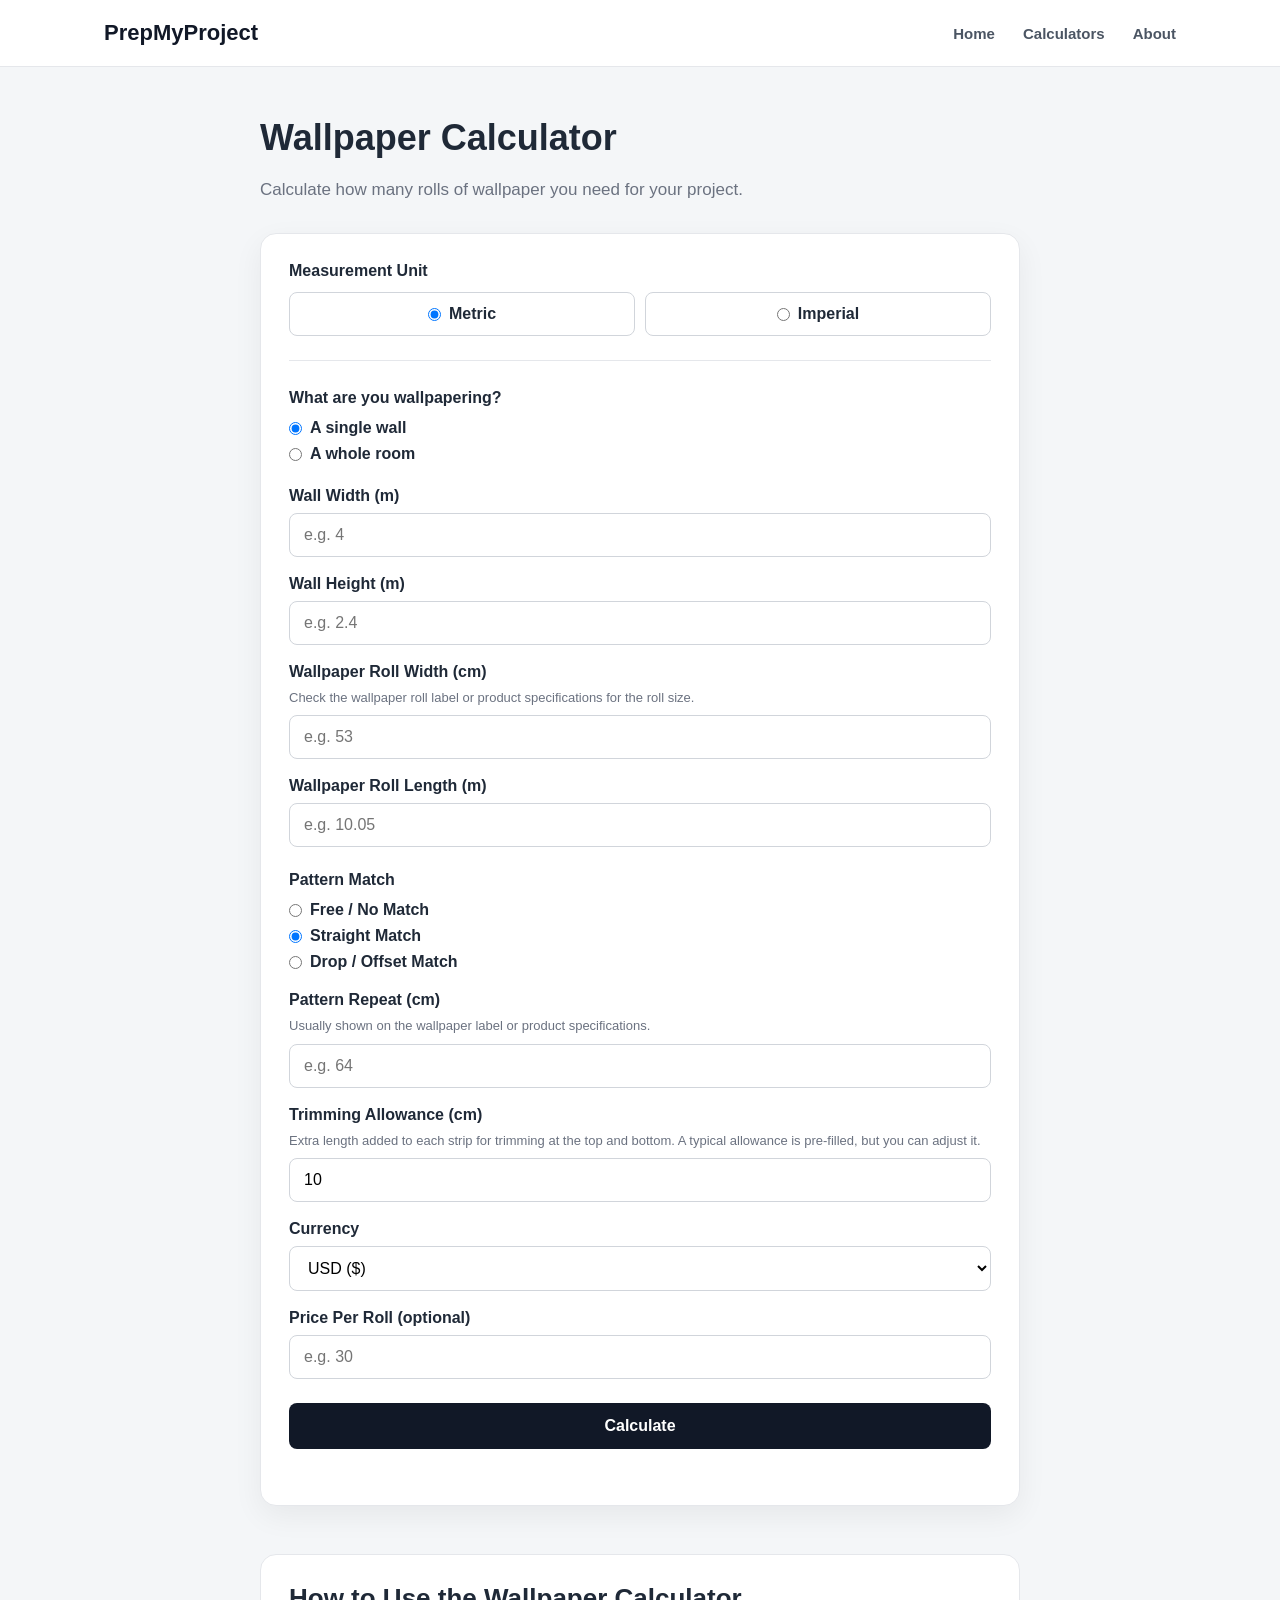
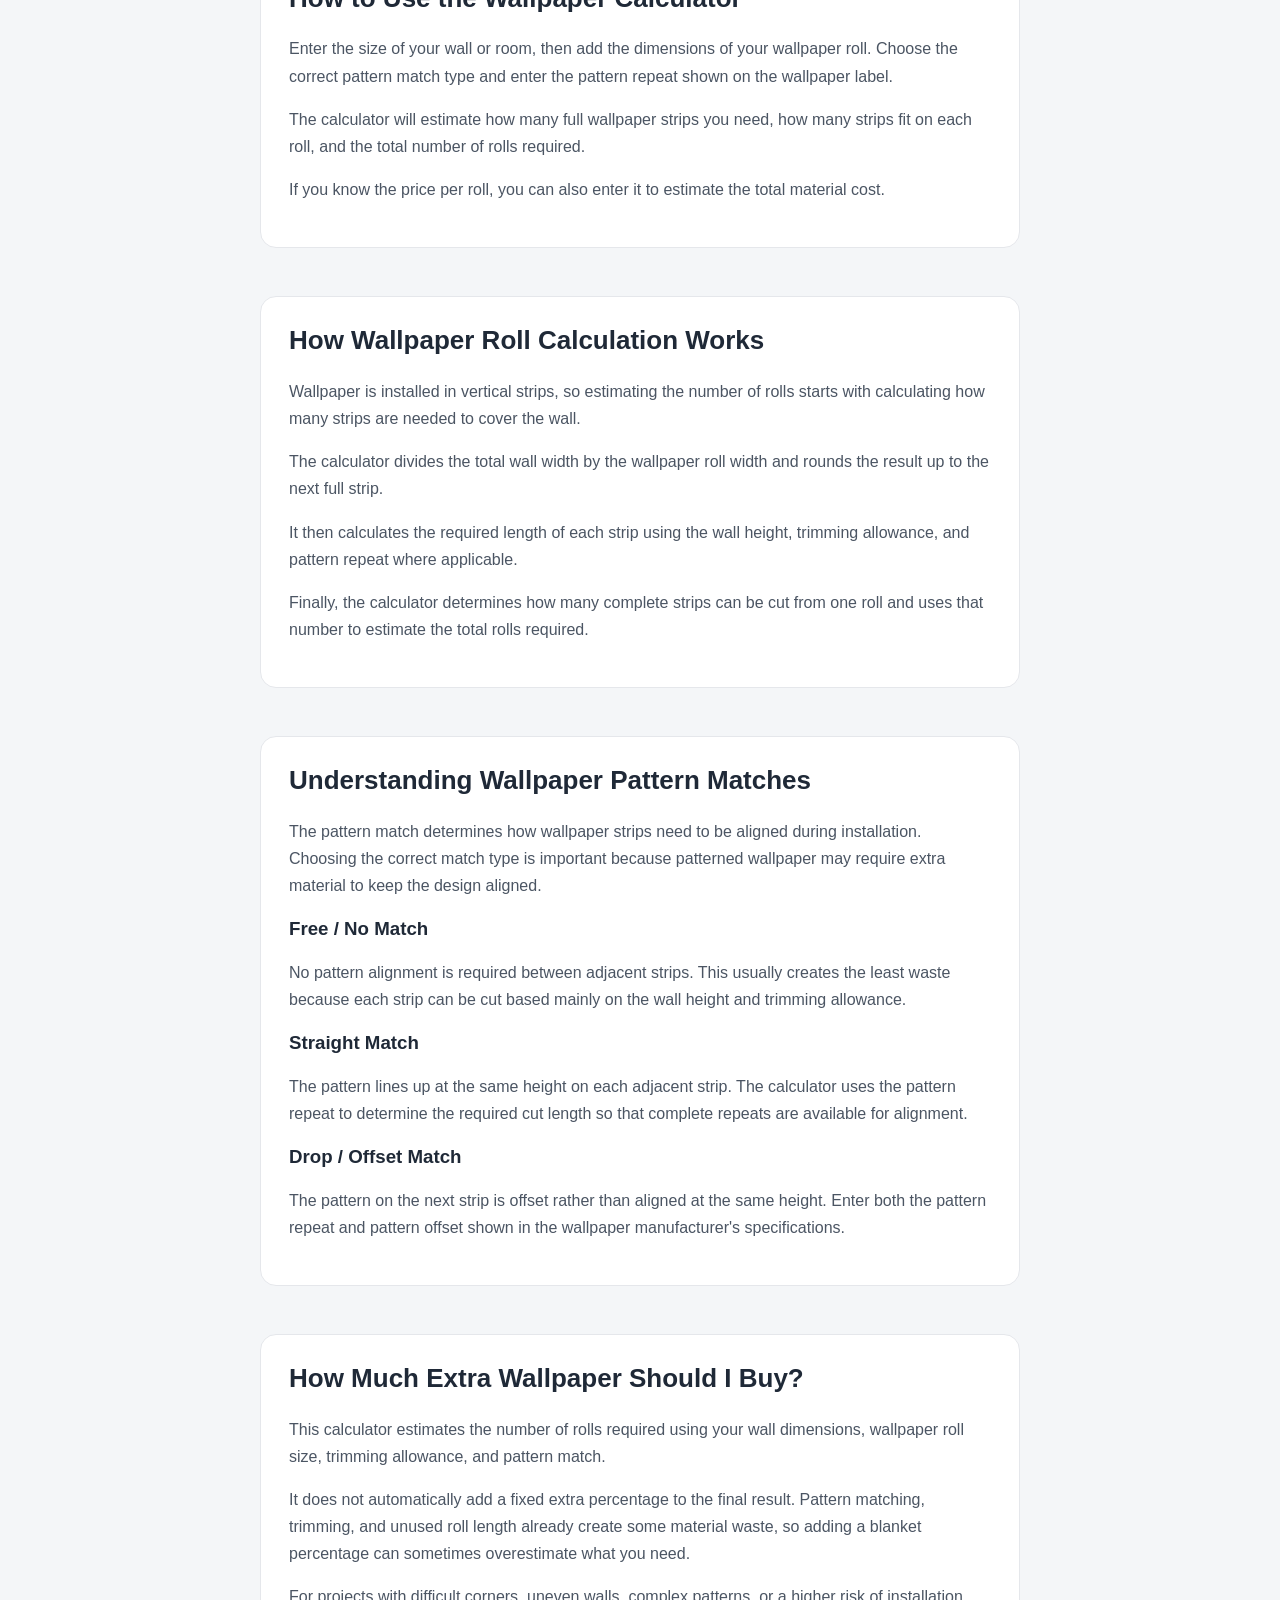
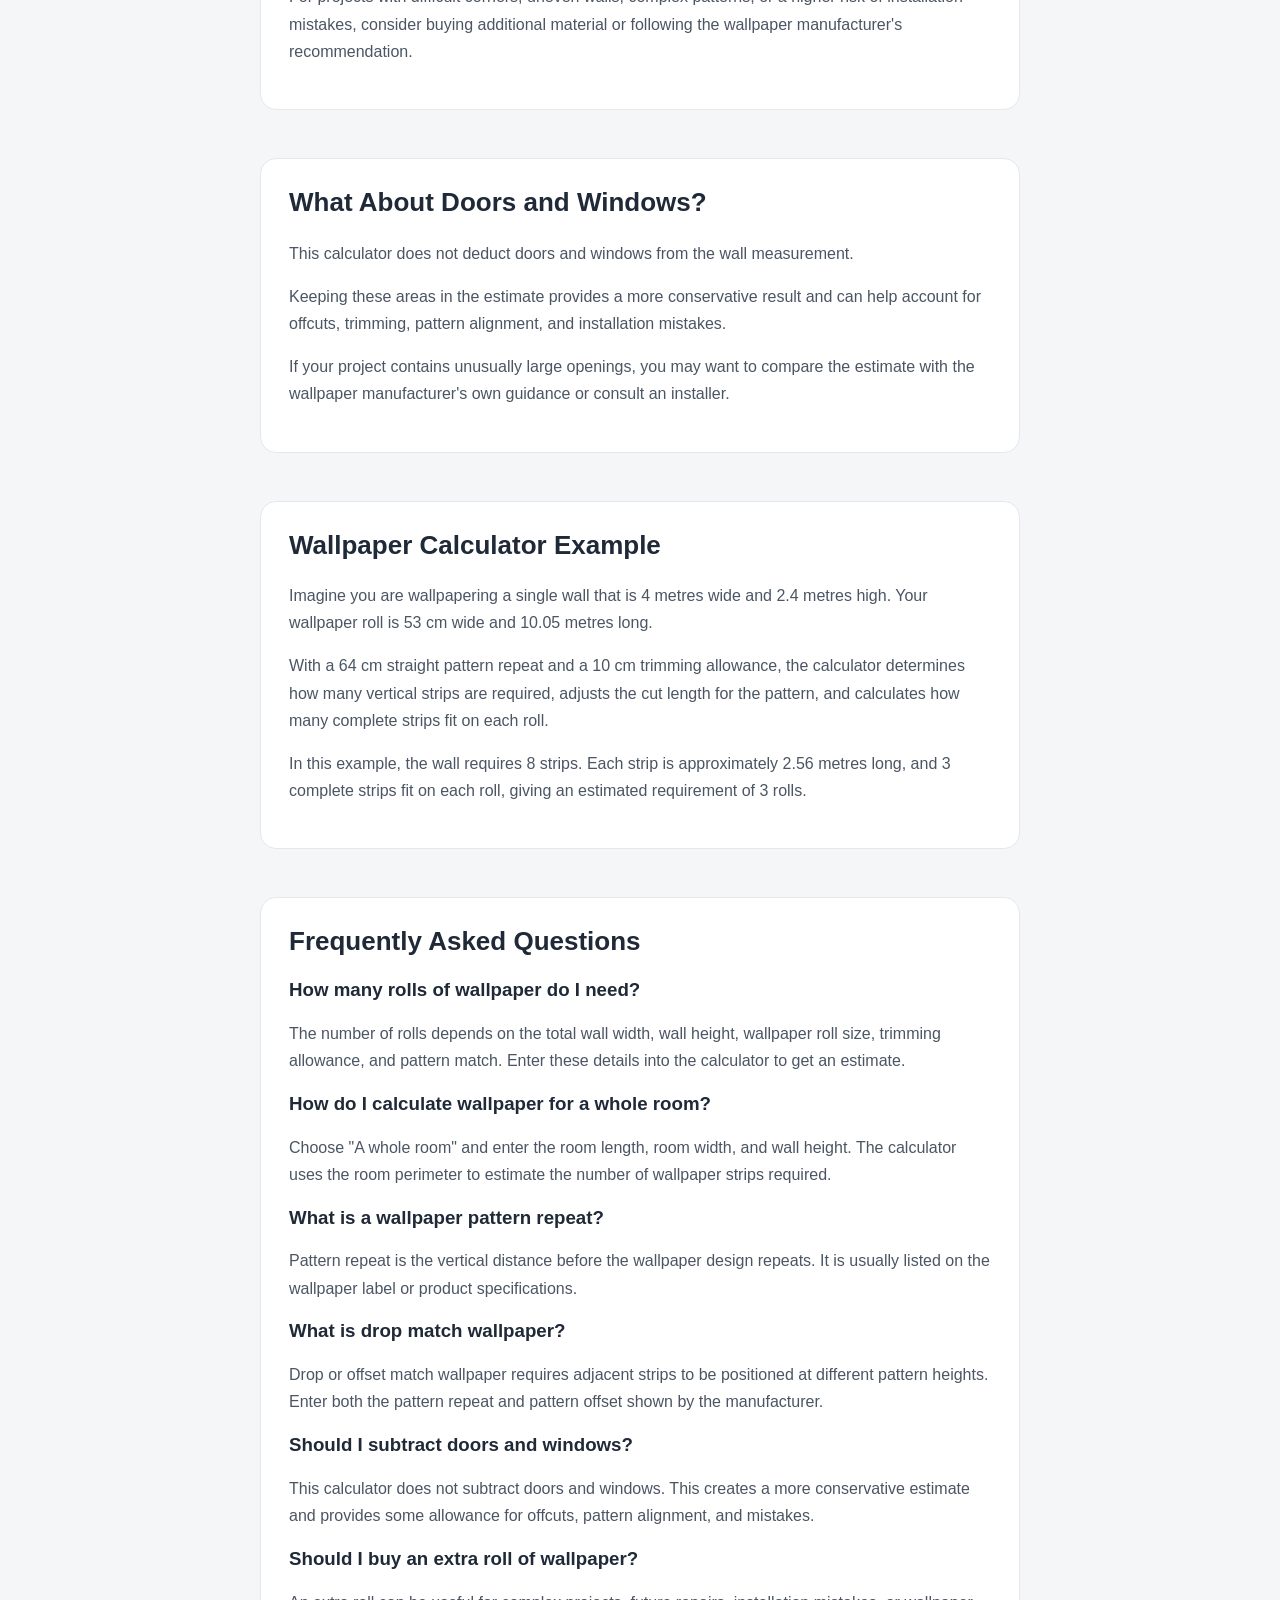
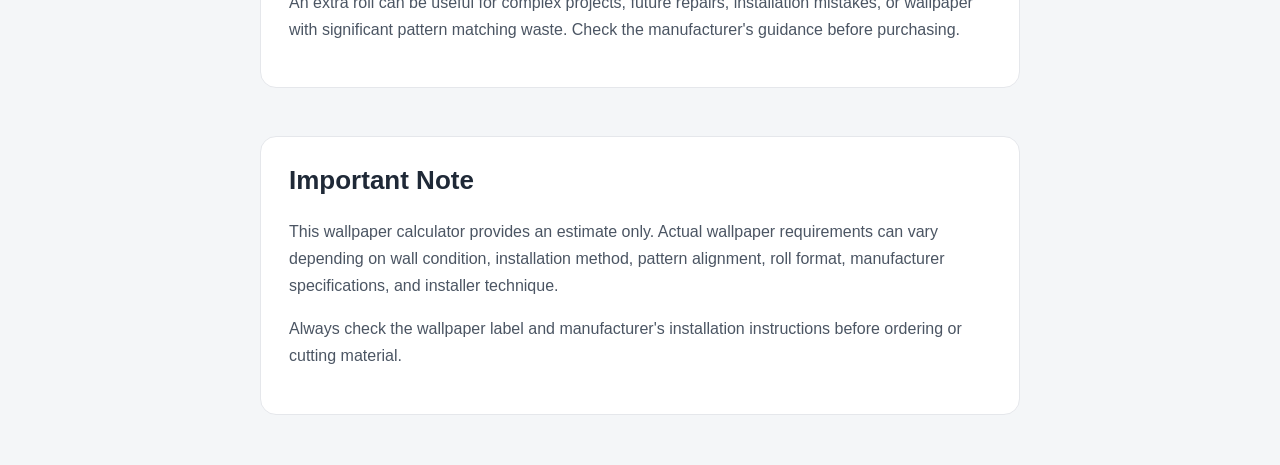
<file: wallpaper-calculator/index.html>
<!DOCTYPE html>
<html lang="en">

<head>

    <meta charset="UTF-8">

    <meta
        name="viewport"
        content="width=device-width, initial-scale=1.0"
    >

    <title>Wallpaper Calculator | Calculate How Many Rolls You Need</title>

    <meta
        name="description"
        content="Free wallpaper calculator to estimate how many rolls you need. Calculate wallpaper for a single wall or whole room using roll size, pattern repeat, drop match, and trimming allowance."
    >

    <meta name="robots" content="index, follow">

    <link rel="canonical" href="https://prepmyproject.com/wallpaper-calculator/">

    <meta property="og:url" content="https://prepmyproject.com/wallpaper-calculator/">

    <meta property="og:type" content="website">

    <meta
        property="og:title"
        content="Wallpaper Calculator | Calculate How Many Rolls You Need"
    >

    <meta
        property="og:description"
        content="Estimate how many rolls of wallpaper you need for a single wall or whole room, including pattern repeat and drop match."
    >

    <link rel="stylesheet" href="style.css">

</head>

<body>

   <header class="site-header">
    <nav class="nav">

        <a class="logo" href="../index.html">
            PrepMyProject
        </a>

        <div class="nav-links">
            <a href="../index.html">Home</a>
            <a href="../index.html#calculators">Calculators</a>
            <a href="../index.html#about">About</a>
        </div>

    </nav>
</header>

    <main>

        <h2>Wallpaper Calculator</h2>

        <p>
            Calculate how many rolls of wallpaper you need for your project.
        </p>

        <div class="calculator">
            <div class="unit-selector">

    <p class="section-label">Measurement Unit</p>

    <div class="unit-buttons">

        <label>
            <input type="radio" name="unitSystem" value="metric" checked>
            Metric
        </label>

        <label>
            <input type="radio" name="unitSystem" value="imperial">
            Imperial
        </label>

    </div>

</div>

            <div class="project-type">

    <p class="section-label">What are you wallpapering?</p>

    <label>
        <input type="radio" name="projectType" value="wall" checked>
        A single wall
    </label>

    <label>
        <input type="radio" name="projectType" value="room">
        A whole room
    </label>

</div>
            

            <div id="singleWallInputs">

    <label for="wallWidth" id="wallWidthLabel">Wall Width (m)</label>
    <input type="number" id="wallWidth" placeholder="e.g. 4">

</div>

<div id="wholeRoomInputs" style="display: none;">

    <label for="roomLength" id="roomLengthLabel">Room Length (m)</label>
    <input type="number" id="roomLength" placeholder="e.g. 5">

    <label for="roomWidth" id="roomWidthLabel">Room Width (m)</label>
    <input type="number" id="roomWidth" placeholder="e.g. 4">

</div>

            <label for="wallHeight" id="wallHeightLabel">Wall Height (m)</label>
            <input type="number" id="wallHeight" placeholder="e.g. 2.4">

            <label for="rollWidth" id="rollWidthLabel">Wallpaper Roll Width (cm)</label>
            <p class="helper-text">Check the wallpaper roll label or product specifications for the roll size.
            </p>
            <input type="number" id="rollWidth" placeholder="e.g. 53">

            <label for="rollLength" id="rollLengthLabel">Wallpaper Roll Length (m)</label>
            <input type="number" id="rollLength" placeholder="e.g. 10.05">

<div class="pattern-match">

    <p class="section-label">Pattern Match</p>

    <label>
        <input type="radio" name="patternMatch" value="free">
        Free / No Match
    </label>

    <label>
        <input type="radio" name="patternMatch" value="straight" checked>
        Straight Match
    </label>

    <label>
        <input type="radio" name="patternMatch" value="drop">
        Drop / Offset Match
    </label>

</div>
           <div id="patternRepeatGroup">
    <label for="patternRepeat" id="patternRepeatLabel">
    Pattern Repeat (cm)
</label>

<p class="helper-text">
    Usually shown on the wallpaper label or product specifications.
</p>

<input type="number" id="patternRepeat" placeholder="e.g. 64">
</div> 
<div id="patternOffsetGroup" style="display: none;">
    <label for="patternOffset" id="patternOffsetLabel">
        Pattern Offset (cm)
    </label>
    <p class="helper-text">
    For drop match wallpaper, enter the pattern offset shown by the manufacturer.
    </p>
    <input
        type="number"
        id="patternOffset"
        placeholder="e.g. 32"
        min="0"
    >
</div>
<label for="trimAllowance" id="trimAllowanceLabel">
    Trimming Allowance (cm)
</label>
<p class="helper-text">
    Extra length added to each strip for trimming at the top and bottom. A typical allowance is pre-filled, but you can adjust it.
</p>
<input
    type="number"
    id="trimAllowance"
    value="10"
    min="0"
    step="1"
>
<label for="currency">Currency</label>

<select id="currency">
    <option value="USD">USD ($)</option>
    <option value="GBP">GBP (£)</option>
    <option value="EUR">EUR (€)</option>
    <option value="CAD">CAD (C$)</option>
    <option value="AUD">AUD (A$)</option>
    <option value="NZD">NZD (NZ$)</option>
    <option value="SGD">SGD (S$)</option>
    <option value="MYR">MYR (RM)</option>
</select>      
            <label for="pricePerRoll">Price Per Roll (optional)</label>
            <input type="number" id="pricePerRoll" placeholder="e.g. 30">

            <button id="calculateButton">Calculate</button>
            <div id="result"></div>

        </div>
<section class="content-section">

    <h2>How to Use the Wallpaper Calculator</h2>

    <p>
        Enter the size of your wall or room, then add the dimensions of your wallpaper roll.
        Choose the correct pattern match type and enter the pattern repeat shown on the wallpaper label.
    </p>

    <p>
        The calculator will estimate how many full wallpaper strips you need, how many strips fit on each roll,
        and the total number of rolls required.
    </p>

    <p>
        If you know the price per roll, you can also enter it to estimate the total material cost.
    </p>

</section>
<section class="content-section">

    <h2>How Wallpaper Roll Calculation Works</h2>

    <p>
        Wallpaper is installed in vertical strips, so estimating the number of rolls starts
        with calculating how many strips are needed to cover the wall.
    </p>

    <p>
        The calculator divides the total wall width by the wallpaper roll width and rounds
        the result up to the next full strip.
    </p>

    <p>
        It then calculates the required length of each strip using the wall height,
        trimming allowance, and pattern repeat where applicable.
    </p>

    <p>
        Finally, the calculator determines how many complete strips can be cut from one
        roll and uses that number to estimate the total rolls required.
    </p>

</section>
<section class="content-section">

    <h2>Understanding Wallpaper Pattern Matches</h2>

    <p>
        The pattern match determines how wallpaper strips need to be aligned during installation.
        Choosing the correct match type is important because patterned wallpaper may require
        extra material to keep the design aligned.
    </p>

    <h3>Free / No Match</h3>

    <p>
        No pattern alignment is required between adjacent strips. This usually creates the
        least waste because each strip can be cut based mainly on the wall height and
        trimming allowance.
    </p>

    <h3>Straight Match</h3>

    <p>
        The pattern lines up at the same height on each adjacent strip. The calculator uses
        the pattern repeat to determine the required cut length so that complete repeats
        are available for alignment.
    </p>

    <h3>Drop / Offset Match</h3>

    <p>
        The pattern on the next strip is offset rather than aligned at the same height.
        Enter both the pattern repeat and pattern offset shown in the wallpaper manufacturer's
        specifications.
    </p>

</section>
<section class="content-section">

    <h2>How Much Extra Wallpaper Should I Buy?</h2>

    <p>
        This calculator estimates the number of rolls required using your wall dimensions,
        wallpaper roll size, trimming allowance, and pattern match.
    </p>

    <p>
        It does not automatically add a fixed extra percentage to the final result.
        Pattern matching, trimming, and unused roll length already create some material waste,
        so adding a blanket percentage can sometimes overestimate what you need.
    </p>

    <p>
        For projects with difficult corners, uneven walls, complex patterns, or a higher risk
        of installation mistakes, consider buying additional material or following the
        wallpaper manufacturer's recommendation.
    </p>

</section>


<section class="content-section">

    <h2>What About Doors and Windows?</h2>

    <p>
        This calculator does not deduct doors and windows from the wall measurement.
    </p>

    <p>
        Keeping these areas in the estimate provides a more conservative result and can help
        account for offcuts, trimming, pattern alignment, and installation mistakes.
    </p>

    <p>
        If your project contains unusually large openings, you may want to compare the estimate
        with the wallpaper manufacturer's own guidance or consult an installer.
    </p>

</section>


<section class="content-section">

    <h2>Wallpaper Calculator Example</h2>

    <p>
        Imagine you are wallpapering a single wall that is 4 metres wide and 2.4 metres high.
        Your wallpaper roll is 53 cm wide and 10.05 metres long.
    </p>

    <p>
        With a 64 cm straight pattern repeat and a 10 cm trimming allowance, the calculator
        determines how many vertical strips are required, adjusts the cut length for the pattern,
        and calculates how many complete strips fit on each roll.
    </p>

    <p>
        In this example, the wall requires 8 strips. Each strip is approximately 2.56 metres long,
        and 3 complete strips fit on each roll, giving an estimated requirement of 3 rolls.
    </p>

</section>


<section class="content-section">

    <h2>Frequently Asked Questions</h2>

    <h3>How many rolls of wallpaper do I need?</h3>

    <p>
        The number of rolls depends on the total wall width, wall height, wallpaper roll size,
        trimming allowance, and pattern match. Enter these details into the calculator to get
        an estimate.
    </p>


    <h3>How do I calculate wallpaper for a whole room?</h3>

    <p>
        Choose "A whole room" and enter the room length, room width, and wall height.
        The calculator uses the room perimeter to estimate the number of wallpaper strips required.
    </p>


    <h3>What is a wallpaper pattern repeat?</h3>

    <p>
        Pattern repeat is the vertical distance before the wallpaper design repeats.
        It is usually listed on the wallpaper label or product specifications.
    </p>


    <h3>What is drop match wallpaper?</h3>

    <p>
        Drop or offset match wallpaper requires adjacent strips to be positioned at different
        pattern heights. Enter both the pattern repeat and pattern offset shown by the manufacturer.
    </p>


    <h3>Should I subtract doors and windows?</h3>

    <p>
        This calculator does not subtract doors and windows. This creates a more conservative
        estimate and provides some allowance for offcuts, pattern alignment, and mistakes.
    </p>


    <h3>Should I buy an extra roll of wallpaper?</h3>

    <p>
        An extra roll can be useful for complex projects, future repairs, installation mistakes,
        or wallpaper with significant pattern matching waste. Check the manufacturer's guidance
        before purchasing.
    </p>

</section>


<section class="content-section">

    <h2>Important Note</h2>

    <p>
        This wallpaper calculator provides an estimate only. Actual wallpaper requirements can
        vary depending on wall condition, installation method, pattern alignment, roll format,
        manufacturer specifications, and installer technique.
    </p>

    <p>
        Always check the wallpaper label and manufacturer's installation instructions before
        ordering or cutting material.
    </p>

</section>
    </main>

    <script src="script.js"></script>

</body>

</html>
</file>
<file: paint-calculator/style.css>
* {
    box-sizing: border-box;
}

body {
    margin: 0;
    font-family: Arial, sans-serif;
    background: #f4f6f8;
    color: #1f2937;
}

/* Site Header */

.site-header {
    border-bottom: 1px solid #e5e7eb;
    background: #ffffff;
}

.nav {
    max-width: 1120px;
    margin: 0 auto;
    padding: 20px 24px;
    display: flex;
    align-items: center;
    justify-content: space-between;
}

.logo {
    font-size: 22px;
    font-weight: 700;
    color: #111827;
    text-decoration: none;
}

.nav-links {
    display: flex;
    gap: 28px;
    font-size: 15px;
    font-weight: 600;
    color: #4b5563;
}

.nav-links a {
    color: inherit;
    text-decoration: none;
}

.nav-links a:hover,
.logo:hover {
    color: #111827;
}

@media (max-width: 760px) {
    .nav {
        padding: 18px 20px;
    }

    .nav-links {
        gap: 16px;
        font-size: 14px;
    }
}

main {
    width: 90%;
    max-width: 760px;
    margin: 50px auto;
}

main > h2 {
    font-size: 36px;
    margin-bottom: 10px;
}

main > p {
    color: #6b7280;
    font-size: 17px;
    line-height: 1.6;
    margin-bottom: 30px;
}

.calculator {
    background: white;
    border: 1px solid #e5e7eb;
    border-radius: 16px;
    padding: 28px;
    box-shadow: 0 10px 30px rgba(0, 0, 0, 0.06);
}

.calculator label {
    display: block;
    font-weight: 600;
    margin-top: 18px;
    margin-bottom: 8px;
}

.calculator label:first-child {
    margin-top: 0;
}

.calculator input {
    width: 100%;
    padding: 12px 14px;
    border: 1px solid #d1d5db;
    border-radius: 8px;
    font-size: 16px;
}
.calculator select {
    width: 100%;
    padding: 12px 14px;
    border: 1px solid #d1d5db;
    border-radius: 8px;
    background-color: white;
    font-size: 16px;
    box-sizing: border-box;
}
.calculator input:focus {
    outline: none;
    border-color: #374151;
}

button {
    width: 100%;
    margin-top: 24px;
    padding: 14px;
    border: none;
    border-radius: 8px;
    background: #111827;
    color: white;
    font-size: 16px;
    font-weight: 700;
    cursor: pointer;
}

button:hover {
    background: #374151;
}

#result {
    margin-top: 28px;
}

#result h2 {
    background: #f3f4f6;
    border-radius: 12px;
    padding: 20px;
    text-align: center;
    font-size: 28px;
    margin-bottom: 20px;
}

#result p {
    padding: 10px 0;
    margin: 0;
    border-bottom: 1px solid #f0f0f0;
}

@media (max-width: 600px) {

    main {
        width: 92%;
        margin: 30px auto;
    }

    main > h2 {
        font-size: 30px;
    }

    .calculator {
        padding: 20px;
    }
}
.project-type {
    margin-bottom: 24px;
}

.project-type .section-label {
    font-weight: 700;
    margin-bottom: 12px;
}

.project-type label {
    display: flex;
    align-items: center;
    gap: 8px;
    margin: 8px 0;
    font-weight: 600;
}

.project-type input[type="radio"] {
    width: auto;
    margin: 0;
}
.unit-selector {
    margin-bottom: 28px;
    padding-bottom: 24px;
    border-bottom: 1px solid #e5e7eb;
}

.unit-selector .section-label {
    font-weight: 700;
    margin: 0 0 12px;
}

.unit-buttons {
    display: flex;
    gap: 10px;
}

.unit-buttons label {
    display: flex;
    align-items: center;
    justify-content: center;
    gap: 8px;

    flex: 1;

    margin: 0;
    padding: 12px 16px;

    border: 1px solid #d1d5db;
    border-radius: 8px;

    cursor: pointer;
}

.unit-buttons input {
    width: auto;
    margin: 0;
}
.pattern-match {
    margin-top: 24px;
    margin-bottom: 20px;
}

.pattern-match .section-label {
    font-weight: 700;
    margin-bottom: 12px;
}

.pattern-match label {
    display: flex;
    align-items: center;
    gap: 8px;
    margin: 8px 0;
    font-weight: 600;
}

.pattern-match input[type="radio"] {
    width: auto;
    margin: 0;
}
.result-summary {
    margin-top: 28px;
    padding: 24px;
    background: #f3f4f6;
    border-radius: 12px;
    text-align: center;
}

.result-summary .result-label {
    margin: 0 0 8px;
    font-size: 12px;
    font-weight: 700;
    letter-spacing: 1px;
    color: #6b7280;
}

.result-summary h2 {
    margin: 0;
    padding: 0;
    background: none;
}

.result-grid {
    display: grid;
    grid-template-columns: repeat(2, 1fr);
    gap: 12px;
    margin-top: 18px;
}

.result-grid div {
    padding: 16px;
    border: 1px solid #e5e7eb;
    border-radius: 10px;
    background: white;
}

.result-grid span {
    display: block;
    font-size: 13px;
    color: #6b7280;
    margin-bottom: 6px;
}

.result-grid strong {
    font-size: 17px;
}

.calculation-breakdown {
    margin-top: 24px;
    padding-top: 24px;
    border-top: 1px solid #e5e7eb;
}

.calculation-breakdown h3 {
    margin-top: 0;
}

.calculation-breakdown p {
    line-height: 1.6;
}

.calculation-breakdown hr {
    border: none;
    border-top: 1px solid #e5e7eb;
    margin: 20px 0;
}

@media (max-width: 600px) {
    .result-grid {
        grid-template-columns: 1fr;
    }
}
.helper-text {
    margin: 4px 0 8px;
    font-size: 13px;
    line-height: 1.4;
    color: #6b7280;
}
.content-section {
    margin-top: 48px;
    padding: 28px;
    background: white;
    border: 1px solid #e5e7eb;
    border-radius: 16px;
}

.content-section h2 {
    margin-top: 0;
    font-size: 26px;
}

.content-section p {
    line-height: 1.7;
    color: #4b5563;
}
header a {
    color: inherit;
    text-decoration: none;
}

header a:hover {
    opacity: 0.8;
}
/* Doors & Windows method selector */

.opening-method {
    margin-top: 22px;
    margin-bottom: 20px;
}

.opening-method .input-title {
    margin: 0 0 6px;
    font-weight: 700;
}

.opening-method .helper-text {
    margin-bottom: 12px;
}

.opening-method label {
    display: flex;
    align-items: center;
    gap: 8px;
    margin-bottom: 10px;
    font-weight: 600;
    cursor: pointer;
}

.opening-method input[type="radio"] {
    width: auto;
    margin: 0;
}
/* Door & Window measurement groups */

.opening-section-title {
    margin: 18px 0 12px;
    padding-bottom: 8px;
    border-bottom: 1px solid #e5e7eb;
    font-size: 15px;
    font-weight: 700;
    color: #111827;
}
</file>
<file: tile-calculator/style.css>
* {
    box-sizing: border-box;
}

body {
    margin: 0;
    font-family: Arial, sans-serif;
    background: #f4f6f8;
    color: #1f2937;
}

/* Site Header */

.site-header {
    border-bottom: 1px solid #e5e7eb;
    background: #ffffff;
}

.nav {
    max-width: 1120px;
    margin: 0 auto;
    padding: 20px 24px;
    display: flex;
    align-items: center;
    justify-content: space-between;
}

.logo {
    font-size: 22px;
    font-weight: 700;
    color: #111827;
    text-decoration: none;
}

.nav-links {
    display: flex;
    gap: 28px;
    font-size: 15px;
    font-weight: 600;
    color: #4b5563;
}

.nav-links a {
    color: inherit;
    text-decoration: none;
}

.nav-links a:hover,
.logo:hover {
    color: #111827;
}

@media (max-width: 760px) {
    .nav {
        padding: 18px 20px;
    }

    .nav-links {
        gap: 16px;
        font-size: 14px;
    }
}

main {
    width: 90%;
    max-width: 760px;
    margin: 50px auto;
}

main > h2 {
    font-size: 36px;
    margin-bottom: 10px;
}

main > p {
    color: #6b7280;
    font-size: 17px;
    line-height: 1.6;
    margin-bottom: 30px;
}

.calculator {
    background: white;
    border: 1px solid #e5e7eb;
    border-radius: 16px;
    padding: 28px;
    box-shadow: 0 10px 30px rgba(0, 0, 0, 0.06);
}

.calculator label {
    display: block;
    font-weight: 600;
    margin-top: 18px;
    margin-bottom: 8px;
}

.calculator label:first-child {
    margin-top: 0;
}

.calculator input {
    width: 100%;
    padding: 12px 14px;
    border: 1px solid #d1d5db;
    border-radius: 8px;
    font-size: 16px;
}
.calculator select {
    width: 100%;
    padding: 12px 14px;
    border: 1px solid #d1d5db;
    border-radius: 8px;
    background-color: white;
    font-size: 16px;
    box-sizing: border-box;
}
.calculator input:focus {
    outline: none;
    border-color: #374151;
}

button {
    width: 100%;
    margin-top: 24px;
    padding: 14px;
    border: none;
    border-radius: 8px;
    background: #111827;
    color: white;
    font-size: 16px;
    font-weight: 700;
    cursor: pointer;
}

button:hover {
    background: #374151;
}

#result {
    margin-top: 28px;
}

#result h2 {
    background: #f3f4f6;
    border-radius: 12px;
    padding: 20px;
    text-align: center;
    font-size: 28px;
    margin-bottom: 20px;
}

#result p {
    padding: 10px 0;
    margin: 0;
    border-bottom: 1px solid #f0f0f0;
}

@media (max-width: 600px) {

    main {
        width: 92%;
        margin: 30px auto;
    }

    main > h2 {
        font-size: 30px;
    }

    .calculator {
        padding: 20px;
    }
}
.project-type {
    margin-bottom: 24px;
}

.project-type .section-label {
    font-weight: 700;
    margin-bottom: 12px;
}

.project-type label {
    display: flex;
    align-items: center;
    gap: 8px;
    margin: 8px 0;
    font-weight: 600;
}

.project-type input[type="radio"] {
    width: auto;
    margin: 0;
}
.unit-selector {
    margin-bottom: 28px;
    padding-bottom: 24px;
    border-bottom: 1px solid #e5e7eb;
}

.unit-selector .section-label {
    font-weight: 700;
    margin: 0 0 12px;
}

.unit-buttons {
    display: flex;
    gap: 10px;
}

.unit-buttons label {
    display: flex;
    align-items: center;
    justify-content: center;
    gap: 8px;

    flex: 1;

    margin: 0;
    padding: 12px 16px;

    border: 1px solid #d1d5db;
    border-radius: 8px;

    cursor: pointer;
}

.unit-buttons input {
    width: auto;
    margin: 0;
}
.pattern-match {
    margin-top: 24px;
    margin-bottom: 20px;
}

.pattern-match .section-label {
    font-weight: 700;
    margin-bottom: 12px;
}

.pattern-match label {
    display: flex;
    align-items: center;
    gap: 8px;
    margin: 8px 0;
    font-weight: 600;
}

.pattern-match input[type="radio"] {
    width: auto;
    margin: 0;
}
.result-summary {
    margin-top: 28px;
    padding: 24px;
    background: #f3f4f6;
    border-radius: 12px;
    text-align: center;
}

.result-summary .result-label {
    margin: 0 0 8px;
    font-size: 12px;
    font-weight: 700;
    letter-spacing: 1px;
    color: #6b7280;
}

.result-summary h2 {
    margin: 0;
    padding: 0;
    background: none;
}

.result-grid {
    display: grid;
    grid-template-columns: repeat(2, 1fr);
    gap: 12px;
    margin-top: 18px;
}

.result-grid div {
    padding: 16px;
    border: 1px solid #e5e7eb;
    border-radius: 10px;
    background: white;
}

.result-grid span {
    display: block;
    font-size: 13px;
    color: #6b7280;
    margin-bottom: 6px;
}

.result-grid strong {
    font-size: 17px;
}

.calculation-breakdown {
    margin-top: 24px;
    padding-top: 24px;
    border-top: 1px solid #e5e7eb;
}

.calculation-breakdown h3 {
    margin-top: 0;
}

.calculation-breakdown p {
    line-height: 1.6;
}

.calculation-breakdown hr {
    border: none;
    border-top: 1px solid #e5e7eb;
    margin: 20px 0;
}

@media (max-width: 600px) {
    .result-grid {
        grid-template-columns: 1fr;
    }
}
.helper-text {
    margin: 4px 0 8px;
    font-size: 13px;
    line-height: 1.4;
    color: #6b7280;
}
.content-section {
    margin-top: 48px;
    padding: 28px;
    background: white;
    border: 1px solid #e5e7eb;
    border-radius: 16px;
}

.content-section h2 {
    margin-top: 0;
    font-size: 26px;
}

.content-section p {
    line-height: 1.7;
    color: #4b5563;
}
header a {
    color: inherit;
    text-decoration: none;
}

header a:hover {
    opacity: 0.8;
}
/* Doors & Windows method selector */

.opening-method {
    margin-top: 22px;
    margin-bottom: 20px;
}

.opening-method .input-title {
    margin: 0 0 6px;
    font-weight: 700;
}

.opening-method .helper-text {
    margin-bottom: 12px;
}

.opening-method label {
    display: flex;
    align-items: center;
    gap: 8px;
    margin-bottom: 10px;
    font-weight: 600;
    cursor: pointer;
}

.opening-method input[type="radio"] {
    width: auto;
    margin: 0;
}
/* Door & Window measurement groups */

.opening-section-title {
    margin: 18px 0 12px;
    padding-bottom: 8px;
    border-bottom: 1px solid #e5e7eb;
    font-size: 15px;
    font-weight: 700;
    color: #111827;
}
</file>
<file: wallpaper-calculator/style.css>
* {
    box-sizing: border-box;
}

body {
    margin: 0;
    font-family: Arial, sans-serif;
    background: #f4f6f8;
    color: #1f2937;
}

/* Site Header */

.site-header {
    border-bottom: 1px solid #e5e7eb;
    background: #ffffff;
}

.nav {
    max-width: 1120px;
    margin: 0 auto;
    padding: 20px 24px;
    display: flex;
    align-items: center;
    justify-content: space-between;
}

.logo {
    font-size: 22px;
    font-weight: 700;
    color: #111827;
    text-decoration: none;
}

.nav-links {
    display: flex;
    gap: 28px;
    font-size: 15px;
    font-weight: 600;
    color: #4b5563;
}

.nav-links a {
    color: inherit;
    text-decoration: none;
}

.nav-links a:hover,
.logo:hover {
    color: #111827;
}

@media (max-width: 760px) {
    .nav {
        padding: 18px 20px;
    }

    .nav-links {
        gap: 16px;
        font-size: 14px;
    }
}

main {
    width: 90%;
    max-width: 760px;
    margin: 50px auto;
}

main > h2 {
    font-size: 36px;
    margin-bottom: 10px;
}

main > p {
    color: #6b7280;
    font-size: 17px;
    line-height: 1.6;
    margin-bottom: 30px;
}

.calculator {
    background: white;
    border: 1px solid #e5e7eb;
    border-radius: 16px;
    padding: 28px;
    box-shadow: 0 10px 30px rgba(0, 0, 0, 0.06);
}

.calculator label {
    display: block;
    font-weight: 600;
    margin-top: 18px;
    margin-bottom: 8px;
}

.calculator label:first-child {
    margin-top: 0;
}

.calculator input {
    width: 100%;
    padding: 12px 14px;
    border: 1px solid #d1d5db;
    border-radius: 8px;
    font-size: 16px;
}
.calculator select {
    width: 100%;
    padding: 12px 14px;
    border: 1px solid #d1d5db;
    border-radius: 8px;
    background-color: white;
    font-size: 16px;
    box-sizing: border-box;
}
.calculator input:focus {
    outline: none;
    border-color: #374151;
}

button {
    width: 100%;
    margin-top: 24px;
    padding: 14px;
    border: none;
    border-radius: 8px;
    background: #111827;
    color: white;
    font-size: 16px;
    font-weight: 700;
    cursor: pointer;
}

button:hover {
    background: #374151;
}

#result {
    margin-top: 28px;
}

#result h2 {
    background: #f3f4f6;
    border-radius: 12px;
    padding: 20px;
    text-align: center;
    font-size: 28px;
    margin-bottom: 20px;
}

#result p {
    padding: 10px 0;
    margin: 0;
    border-bottom: 1px solid #f0f0f0;
}

@media (max-width: 600px) {

    main {
        width: 92%;
        margin: 30px auto;
    }

    main > h2 {
        font-size: 30px;
    }

    .calculator {
        padding: 20px;
    }
}
.project-type {
    margin-bottom: 24px;
}

.project-type .section-label {
    font-weight: 700;
    margin-bottom: 12px;
}

.project-type label {
    display: flex;
    align-items: center;
    gap: 8px;
    margin: 8px 0;
    font-weight: 600;
}

.project-type input[type="radio"] {
    width: auto;
    margin: 0;
}
.unit-selector {
    margin-bottom: 28px;
    padding-bottom: 24px;
    border-bottom: 1px solid #e5e7eb;
}

.unit-selector .section-label {
    font-weight: 700;
    margin: 0 0 12px;
}

.unit-buttons {
    display: flex;
    gap: 10px;
}

.unit-buttons label {
    display: flex;
    align-items: center;
    justify-content: center;
    gap: 8px;

    flex: 1;

    margin: 0;
    padding: 12px 16px;

    border: 1px solid #d1d5db;
    border-radius: 8px;

    cursor: pointer;
}

.unit-buttons input {
    width: auto;
    margin: 0;
}
.pattern-match {
    margin-top: 24px;
    margin-bottom: 20px;
}

.pattern-match .section-label {
    font-weight: 700;
    margin-bottom: 12px;
}

.pattern-match label {
    display: flex;
    align-items: center;
    gap: 8px;
    margin: 8px 0;
    font-weight: 600;
}

.pattern-match input[type="radio"] {
    width: auto;
    margin: 0;
}
.result-summary {
    margin-top: 28px;
    padding: 24px;
    background: #f3f4f6;
    border-radius: 12px;
    text-align: center;
}

.result-summary .result-label {
    margin: 0 0 8px;
    font-size: 12px;
    font-weight: 700;
    letter-spacing: 1px;
    color: #6b7280;
}

.result-summary h2 {
    margin: 0;
    padding: 0;
    background: none;
}

.result-grid {
    display: grid;
    grid-template-columns: repeat(2, 1fr);
    gap: 12px;
    margin-top: 18px;
}

.result-grid div {
    padding: 16px;
    border: 1px solid #e5e7eb;
    border-radius: 10px;
    background: white;
}

.result-grid span {
    display: block;
    font-size: 13px;
    color: #6b7280;
    margin-bottom: 6px;
}

.result-grid strong {
    font-size: 17px;
}

.calculation-breakdown {
    margin-top: 24px;
    padding-top: 24px;
    border-top: 1px solid #e5e7eb;
}

.calculation-breakdown h3 {
    margin-top: 0;
}

.calculation-breakdown p {
    line-height: 1.6;
}

.calculation-breakdown hr {
    border: none;
    border-top: 1px solid #e5e7eb;
    margin: 20px 0;
}

@media (max-width: 600px) {
    .result-grid {
        grid-template-columns: 1fr;
    }
}
.helper-text {
    margin: 4px 0 8px;
    font-size: 13px;
    line-height: 1.4;
    color: #6b7280;
}
.content-section {
    margin-top: 48px;
    padding: 28px;
    background: white;
    border: 1px solid #e5e7eb;
    border-radius: 16px;
}

.content-section h2 {
    margin-top: 0;
    font-size: 26px;
}

.content-section p {
    line-height: 1.7;
    color: #4b5563;
}
header a {
    color: inherit;
    text-decoration: none;
}

header a:hover {
    opacity: 0.8;
}
</file>
